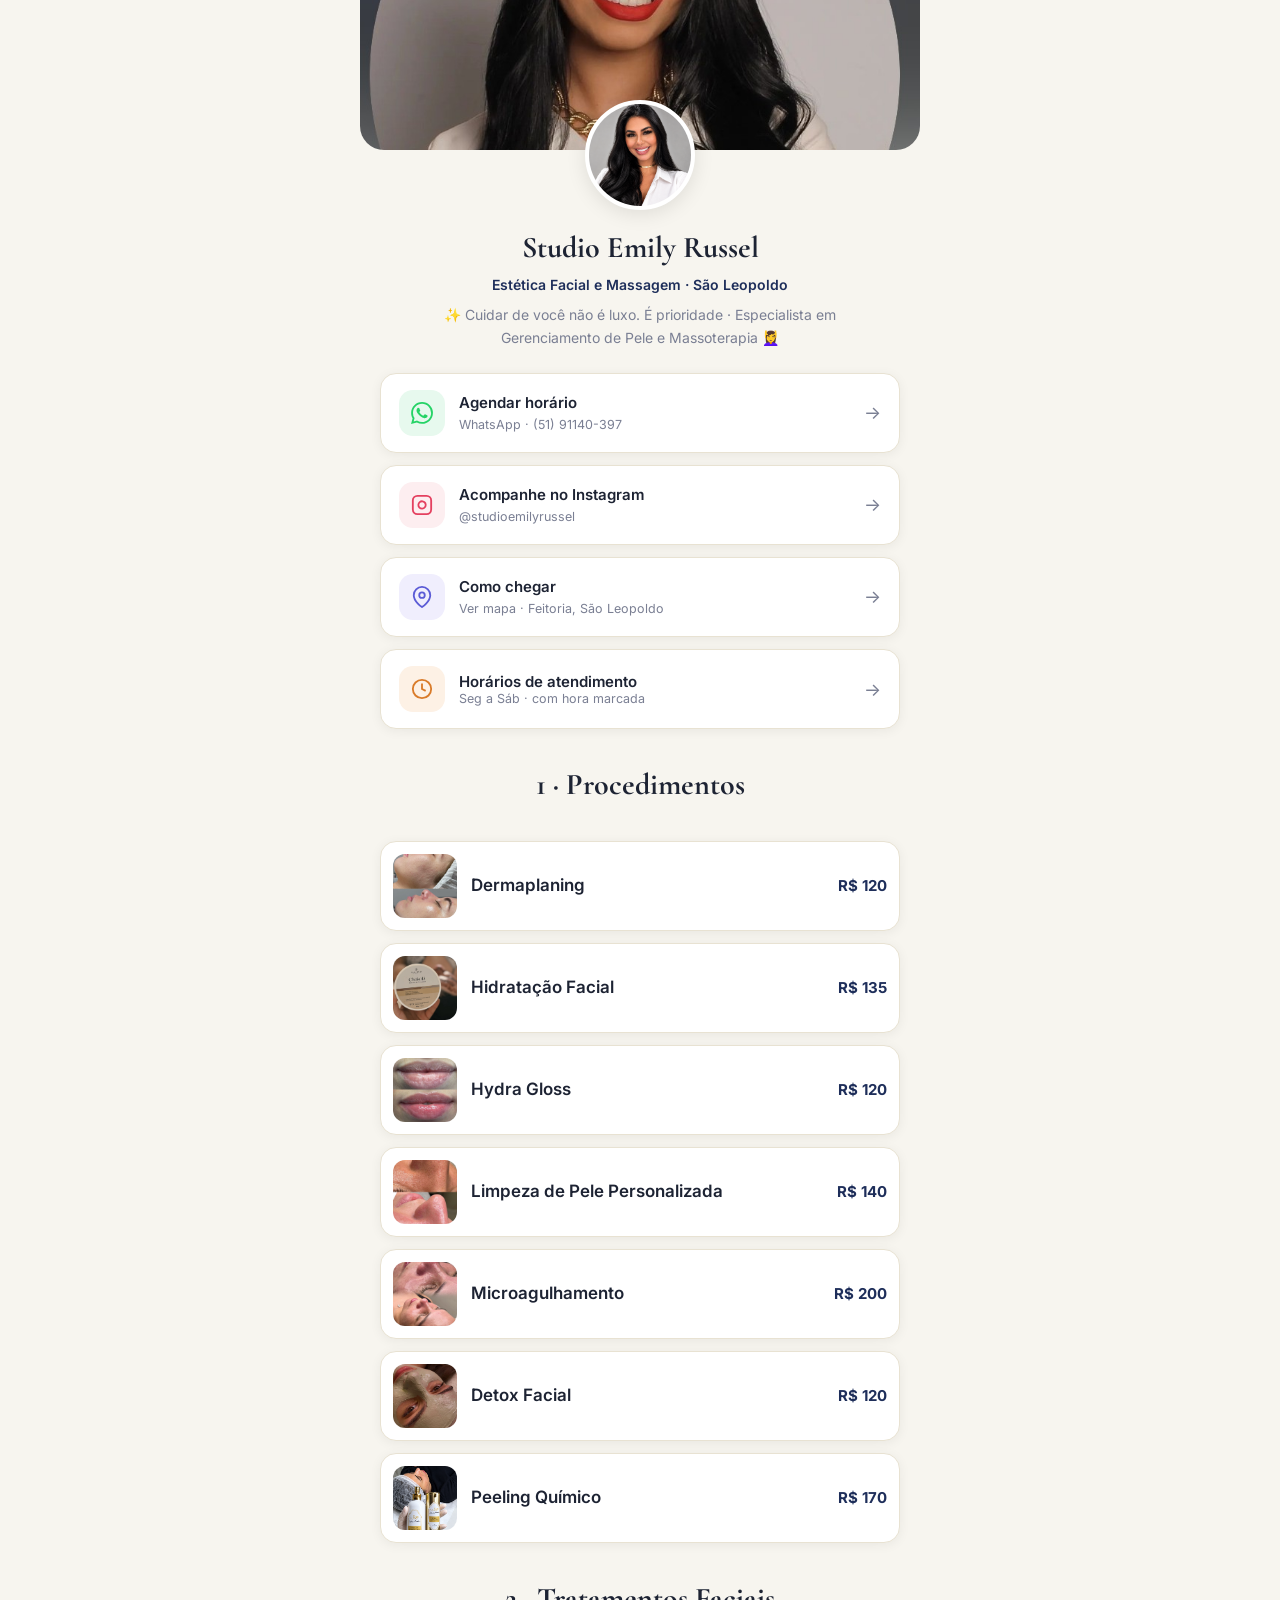
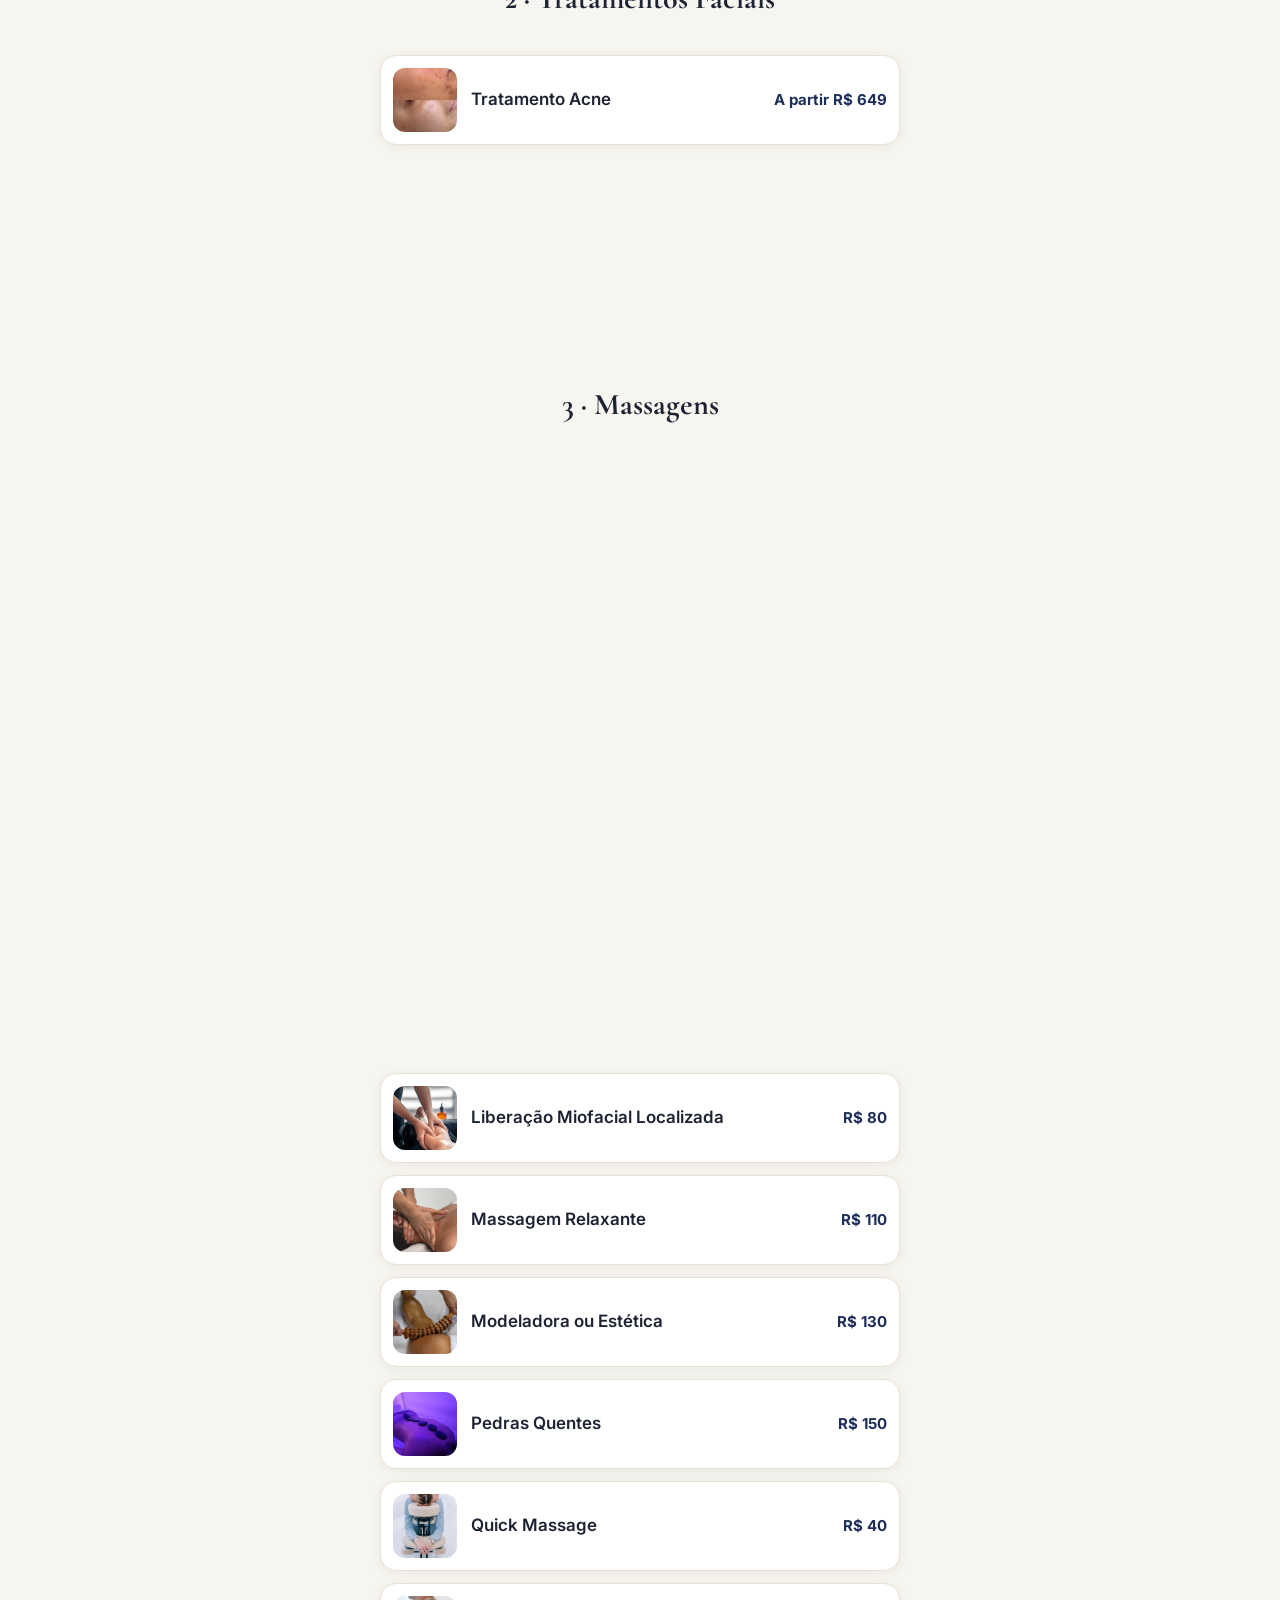
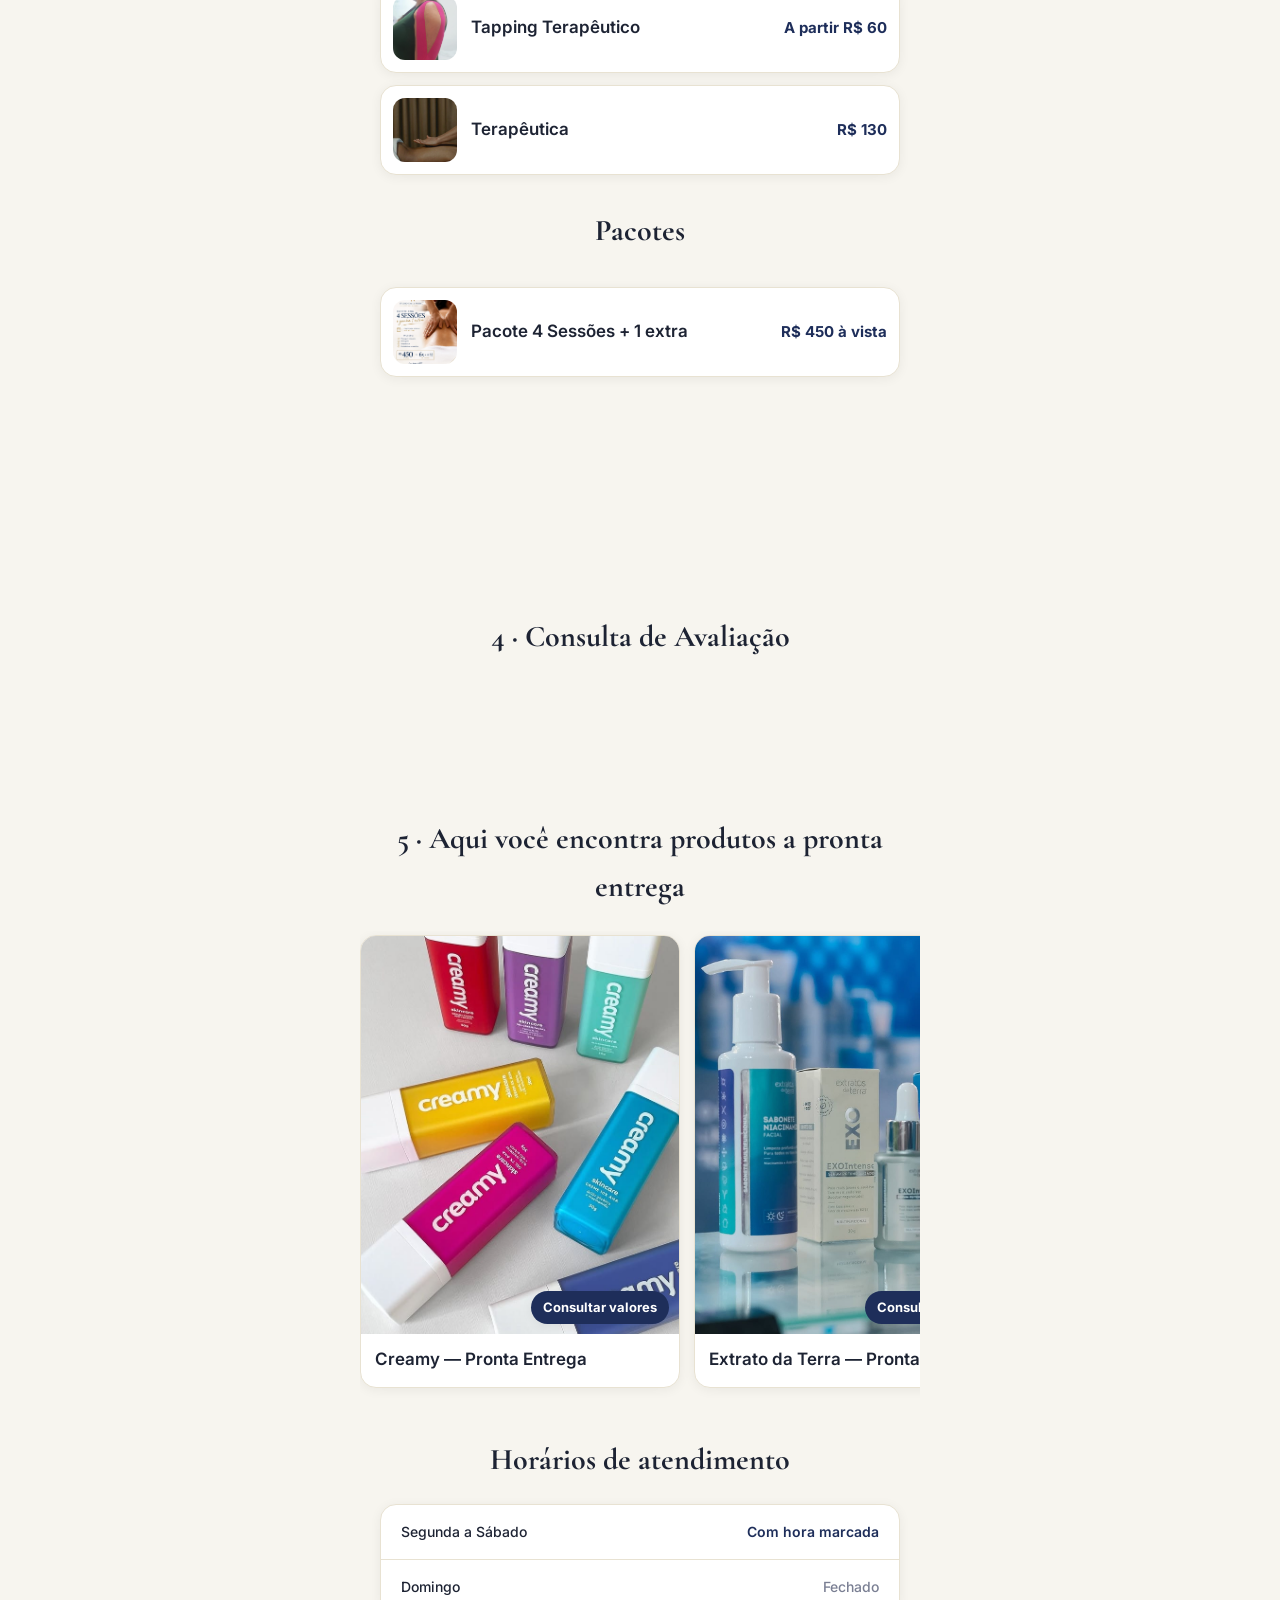
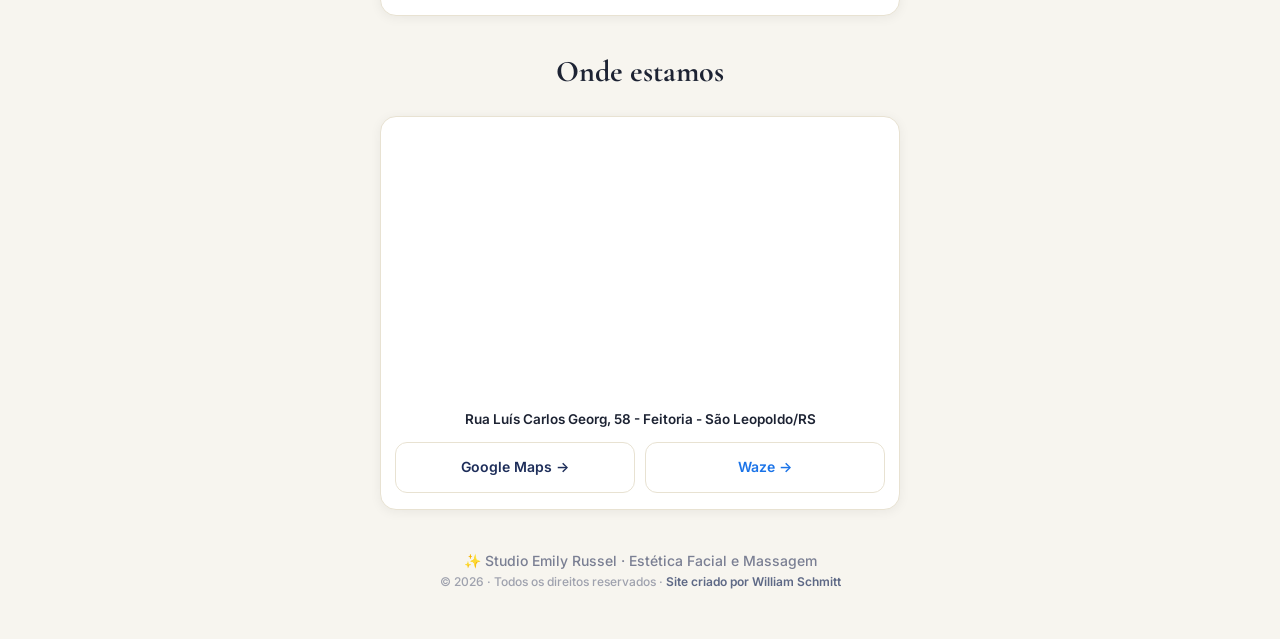
<file: index.html>
<!DOCTYPE html>
<html lang="pt-BR">
<head>
    <meta charset="UTF-8">
    <meta name="viewport" content="width=device-width, initial-scale=1.0">
    <meta name="theme-color" content="#1e2e5a">
    <title>Studio Emily Russel | Estética Facial e Massagem</title>
    <meta name="description" content="Studio Emily Russel - Estética Facial e Massoterapia em São Leopoldo. Agende pelo WhatsApp, veja procedimentos, tratamentos, massagens, consultoria e revenda.">
    <link rel="preconnect" href="https://fonts.googleapis.com">
    <link rel="preconnect" href="https://fonts.gstatic.com" crossorigin>
    <link href="https://fonts.googleapis.com/css2?family=Cormorant+Garamond:wght@600;700&family=Inter:wght@400;500;600;700&display=swap" rel="stylesheet">
    <link rel="stylesheet" href="styles.css">
</head>
<body>
    <main class="bio">
        <header class="profile">
            <div class="profile-cover">
                <video src="images/drive/video-inicio.mp4" autoplay muted loop playsinline preload="metadata" poster="images/logo.jpg"></video>
            </div>
            <div class="profile-body">
                <div class="avatar"><img src="images/drive/foto-perfil.png" alt="Studio Emily Russel"></div>
                <h1 class="profile-name">Studio Emily Russel</h1>
                <p class="profile-tagline">Estética Facial e Massagem · São Leopoldo</p>
                <p class="profile-desc">✨ Cuidar de você não é luxo. É prioridade · Especialista em Gerenciamento de Pele e Massoterapia 💆‍♀️</p>
            </div>
        </header>

        <section class="actions">
            <a href="https://api.whatsapp.com/send?phone=555191140397&text=Ol%C3%A1%20Emily!%20Quero%20agendar%20um%20hor%C3%A1rio%20%E2%9C%A8" class="action-btn btn-whatsapp" target="_blank" rel="noopener">
                <span class="action-icon"><svg width="22" height="22" viewBox="0 0 24 24" fill="currentColor"><path d="M17.472 14.382c-.297-.149-1.758-.867-2.03-.967-.273-.099-.471-.148-.67.15-.197.297-.767.966-.94 1.164-.173.199-.347.223-.644.075-.297-.15-1.255-.463-2.39-1.475-.883-.788-1.48-1.761-1.653-2.059-.173-.297-.018-.458.13-.606.134-.133.298-.347.446-.52.149-.174.198-.298.298-.497.099-.198.05-.371-.025-.52-.075-.149-.669-1.612-.916-2.207-.242-.579-.487-.5-.669-.51-.173-.008-.371-.01-.57-.01-.198 0-.52.074-.792.372-.272.297-1.04 1.016-1.04 2.479 0 1.462 1.065 2.875 1.213 3.074.149.198 2.096 3.2 5.077 4.487.709.306 1.262.489 1.694.625.712.227 1.36.195 1.871.118.571-.085 1.758-.719 2.006-1.413.248-.694.248-1.289.173-1.413-.074-.124-.272-.198-.57-.347m-5.421 7.403h-.004a9.87 9.87 0 01-5.031-1.378l-.361-.214-3.741.982.998-3.648-.235-.374a9.86 9.86 0 01-1.51-5.26c.001-5.45 4.436-9.884 9.888-9.884 2.64 0 5.122 1.03 6.988 2.898a9.825 9.825 0 012.893 6.994c-.003 5.45-4.437 9.884-9.885 9.884m8.413-18.297A11.815 11.815 0 0012.05 0C5.495 0 .16 5.335.157 11.892c0 2.096.547 4.142 1.588 5.945L.057 24l6.305-1.654a11.882 11.882 0 005.683 1.448h.005c6.554 0 11.89-5.335 11.893-11.893a11.821 11.821 0 00-3.48-8.413z"/></svg></span>
                <span class="action-label"><strong>Agendar horário</strong><small>WhatsApp · (51) 91140-397</small></span><span class="action-arrow">→</span>
            </a>
            <a href="https://www.instagram.com/studioemilyrussel" class="action-btn btn-instagram" target="_blank" rel="noopener">
                <span class="action-icon"><svg width="22" height="22" viewBox="0 0 24 24" fill="none" stroke="currentColor" stroke-width="2"><rect x="2" y="2" width="20" height="20" rx="5" ry="5"/><path d="M16 11.37A4 4 0 1112.63 8 4 4 0 0116 11.37z"/><line x1="17.5" y1="6.5" x2="17.51" y2="6.5"/></svg></span>
                <span class="action-label"><strong>Acompanhe no Instagram</strong><small>@studioemilyrussel</small></span><span class="action-arrow">→</span>
            </a>
            <a href="#localizacao" class="action-btn" id="locBtn">
                <span class="action-icon"><svg width="22" height="22" viewBox="0 0 24 24" fill="none" stroke="currentColor" stroke-width="2"><path d="M21 10c0 7-9 13-9 13s-9-6-9-13a9 9 0 0118 0z"/><circle cx="12" cy="10" r="3"/></svg></span>
                <span class="action-label"><strong>Como chegar</strong><small>Ver mapa · Feitoria, São Leopoldo</small></span><span class="action-arrow">→</span>
            </a>
            <button class="action-btn" id="hoursBtn">
                <span class="action-icon"><svg width="22" height="22" viewBox="0 0 24 24" fill="none" stroke="currentColor" stroke-width="2"><circle cx="12" cy="12" r="10"/><polyline points="12 6 12 12 16 14"/></svg></span>
                <span class="action-label"><strong>Horários de atendimento</strong><small>Seg a Sáb · com hora marcada</small></span><span class="action-arrow">→</span>
            </button>
        </section>

        <!-- 1 PROCEDIMENTOS -->
        <section class="section catalog">
            <div class="section-title"><h2>1 · Procedimentos</h2><p>Toque para agendar no WhatsApp</p></div>
            <div class="catalog-item" onclick="window.open('https://api.whatsapp.com/send?phone=555191140397&text=Ol%C3%A1!%20Quero%20agendar%20*Dermaplaning*.', '_blank')"><div class="catalog-thumb"><img src="images/drive/dermaplaning-120.jpg" alt="Dermaplaning" loading="lazy"></div><div class="catalog-info"><h3>Dermaplaning</h3><p>Pele lisa e luminosa</p></div><div class="catalog-price">R$ 120</div></div>
            <div class="catalog-item" onclick="window.open('https://api.whatsapp.com/send?phone=555191140397&text=Ol%C3%A1!%20Quero%20agendar%20*Hidrata%C3%A7%C3%A3o%20Facial*.', '_blank')"><div class="catalog-thumb"><img src="images/drive/hidratacao-135.jpg" alt="Hidratação Facial" loading="lazy"></div><div class="catalog-info"><h3>Hidratação Facial</h3><p>Nutrição profunda</p></div><div class="catalog-price">R$ 135</div></div>
            <div class="catalog-item" onclick="window.open('https://api.whatsapp.com/send?phone=555191140397&text=Ol%C3%A1!%20Quero%20agendar%20*Hydra%20Gloss*.', '_blank')"><div class="catalog-thumb"><img src="images/drive/hydra-gloss-b.jpg" alt="Hydra Gloss" loading="lazy"></div><div class="catalog-info"><h3>Hydra Gloss</h3><p>Lábios hidratados</p></div><div class="catalog-price">R$ 120</div></div>
            <div class="catalog-item" onclick="window.open('https://api.whatsapp.com/send?phone=555191140397&text=Ol%C3%A1!%20Quero%20agendar%20*Limpeza%20de%20Pele*.', '_blank')"><div class="catalog-thumb"><img src="images/drive/limpeza-b.jpg" alt="Limpeza de Pele" loading="lazy"></div><div class="catalog-info"><h3>Limpeza de Pele Personalizada</h3><p>Antes e depois real</p></div><div class="catalog-price">R$ 140</div></div>
            <div class="catalog-item" onclick="window.open('https://api.whatsapp.com/send?phone=555191140397&text=Ol%C3%A1!%20Quero%20agendar%20*Microagulhamento*.', '_blank')"><div class="catalog-thumb"><img src="images/drive/micro-d.jpg" alt="Microagulhamento" loading="lazy"></div><div class="catalog-info"><h3>Microagulhamento</h3><p>Renovação e viço</p></div><div class="catalog-price">R$ 200</div></div>
            <div class="catalog-item" onclick="window.open('https://api.whatsapp.com/send?phone=555191140397&text=Ol%C3%A1!%20Quero%20agendar%20*Detox%20Facial*.', '_blank')"><div class="catalog-thumb"><img src="images/drive/detox-facial-120.jpg" alt="Detox Facial" loading="lazy"></div><div class="catalog-info"><h3>Detox Facial</h3><p>Limpeza e equilíbrio</p></div><div class="catalog-price">R$ 120</div></div>
            <div class="catalog-item" onclick="window.open('https://api.whatsapp.com/send?phone=555191140397&text=Ol%C3%A1!%20Quero%20agendar%20*Peeling%20Qu%C3%ADmico*.', '_blank')"><div class="catalog-thumb"><img src="images/drive/peeling-170.png" alt="Peeling Químico" loading="lazy"></div><div class="catalog-info"><h3>Peeling Químico</h3><p>Renovação profissional</p></div><div class="catalog-price">R$ 170</div></div>
        </section>

        <!-- 2 TRATAMENTOS FACIAIS -->
        <section class="section catalog">
            <div class="section-title"><h2>2 · Tratamentos Faciais</h2><p>Acompanhamento personalizado · chame no WhatsApp</p></div>
            <div class="catalog-item" onclick="window.open('https://api.whatsapp.com/send?phone=555191140397&text=Ol%C3%A1!%20Quero%20saber%20sobre%20*Tratamento%20Acne*.', '_blank')"><div class="catalog-thumb"><img src="images/drive/acne-2.jpg" alt="Tratamento Acne" loading="lazy"></div><div class="catalog-info"><h3>Tratamento Acne</h3><p>Controle de oleosidade e inflamação</p></div><div class="catalog-price">A partir R$ 649</div></div>
            <div class="catalog-item" onclick="window.open('https://api.whatsapp.com/send?phone=555191140397&text=Ol%C3%A1!%20Quero%20saber%20sobre%20*Tratamento%20Manchas*.', '_blank')"><div class="catalog-thumb"><img src="images/drive/manchas-2.jpg" alt="Tratamento Manchas" loading="lazy"></div><div class="catalog-info"><h3>Tratamento Manchas</h3><p>Clareamento e uniformidade</p></div><div class="catalog-price">A partir R$ 729</div></div>
            <div class="catalog-item" onclick="window.open('https://api.whatsapp.com/send?phone=555191140397&text=Ol%C3%A1!%20Quero%20saber%20sobre%20*Rejuvenescimento*.', '_blank')"><div class="catalog-thumb"><img src="images/drive/rejuvenescimento-699.jpg" alt="Rejuvenescimento" loading="lazy"></div><div class="catalog-info"><h3>Tratamento Rejuvenescimento</h3><p>Firmeza e viço</p></div><div class="catalog-price">A partir R$ 699</div></div>
        </section>

        <!-- 3 MASSAGENS -->
        <section class="section catalog">
            <div class="section-title"><h2>3 · Massagens</h2><p>Escolha a sua · toque para agendar</p></div>
            <div class="catalog-item" onclick="window.open('https://api.whatsapp.com/send?phone=555191140397&text=Ol%C3%A1!%20Quero%20*Desportiva*.', '_blank')"><div class="catalog-thumb"><img src="images/drive/massagem-desportiva-130.jpg" alt="Desportiva" loading="lazy"></div><div class="catalog-info"><h3>Desportiva</h3><p>Performance e recuperação</p></div><div class="catalog-price">R$ 130</div></div>
            <div class="catalog-item" onclick="window.open('https://api.whatsapp.com/send?phone=555191140397&text=Ol%C3%A1!%20Quero%20*Detox%20Corporal*.', '_blank')"><div class="catalog-thumb"><img src="images/drive/massagem-detox-corporal-180.jpg" alt="Detox Corporal" loading="lazy"></div><div class="catalog-info"><h3>Detox Corporal</h3><p>Esfoliação + argila + drenagem</p></div><div class="catalog-price">R$ 160</div></div>
            <div class="catalog-item" onclick="window.open('https://api.whatsapp.com/send?phone=555191140397&text=Ol%C3%A1!%20Quero%20*Drenagem*.', '_blank')"><div class="catalog-thumb"><img src="images/drive/massagem-drenagem-130.jpg" alt="Drenagem" loading="lazy"></div><div class="catalog-info"><h3>Drenagem Linfática</h3><p>Leveza e detox</p></div><div class="catalog-price">R$ 130</div></div>
            <div class="catalog-item" onclick="window.open('https://api.whatsapp.com/send?phone=555191140397&text=Ol%C3%A1!%20Quero%20*Geriatra*.', '_blank')"><div class="catalog-thumb"><img src="images/drive/massagem-geriatra-110.jpg" alt="Geriatra" loading="lazy"></div><div class="catalog-info"><h3>Geriatra</h3><p>Cuidado delicado</p></div><div class="catalog-price">R$ 110</div></div>
            <div class="catalog-item" onclick="window.open('https://api.whatsapp.com/send?phone=555191140397&text=Ol%C3%A1!%20Quero%20*Gestantes*.', '_blank')"><div class="catalog-thumb"><img src="images/drive/massagem-gestantes-110.jpg" alt="Gestantes" loading="lazy"></div><div class="catalog-info"><h3>Gestantes</h3><p>Conforto e bem-estar</p></div><div class="catalog-price">R$ 110</div></div>
            <div class="catalog-item" onclick="window.open('https://api.whatsapp.com/send?phone=555191140397&text=Ol%C3%A1!%20Quero%20*Libera%C3%A7%C3%A3o%20Miofascial*.', '_blank')"><div class="catalog-thumb"><img src="images/drive/liberacao-miofacial-150.jpg" alt="Liberação" loading="lazy"></div><div class="catalog-info"><h3>Liberação Miofascial</h3><p>Alívio e mobilidade</p></div><div class="catalog-price">R$ 150</div></div>
            <div class="catalog-item" onclick="window.open('https://api.whatsapp.com/send?phone=555191140397&text=Ol%C3%A1!%20Quero%20*Miofascial%20Localizada*.', '_blank')"><div class="catalog-thumb"><img src="images/drive/massagem-mio-localizada-80.jpg" alt="Localizada" loading="lazy"></div><div class="catalog-info"><h3>Liberação Miofacial Localizada</h3><p>Foco na tensão</p></div><div class="catalog-price">R$ 80</div></div>
            <div class="catalog-item" onclick="window.open('https://api.whatsapp.com/send?phone=555191140397&text=Ol%C3%A1!%20Quero%20*Relaxante*.', '_blank')"><div class="catalog-thumb"><img src="images/drive/massagem-relaxante-110.jpg" alt="Relaxante" loading="lazy"></div><div class="catalog-info"><h3>Massagem Relaxante</h3><p>Bem-estar total</p></div><div class="catalog-price">R$ 110</div></div>
            <div class="catalog-item" onclick="window.open('https://api.whatsapp.com/send?phone=555191140397&text=Ol%C3%A1!%20Quero%20*Modeladora*.', '_blank')"><div class="catalog-thumb"><img src="images/drive/massagem-modeladora-140.jpg" alt="Modeladora" loading="lazy"></div><div class="catalog-info"><h3>Modeladora ou Estética</h3><p>Contorno</p></div><div class="catalog-price">R$ 130</div></div>
            <div class="catalog-item" onclick="window.open('https://api.whatsapp.com/send?phone=555191140397&text=Ol%C3%A1!%20Quero%20*Pedras%20Quentes*.', '_blank')"><div class="catalog-thumb"><img src="images/drive/pedras-quentes-150.jpg" alt="Pedras" loading="lazy"></div><div class="catalog-info"><h3>Pedras Quentes</h3><p>Calor relaxante</p></div><div class="catalog-price">R$ 150</div></div>
            <div class="catalog-item" onclick="window.open('https://api.whatsapp.com/send?phone=555191140397&text=Ol%C3%A1!%20Quero%20*Quick%20Massage*.', '_blank')"><div class="catalog-thumb"><img src="images/drive/massagem-quick-40.jpg" alt="Quick" loading="lazy"></div><div class="catalog-info"><h3>Quick Massage</h3><p>Alívio rápido</p></div><div class="catalog-price">R$ 40</div></div>
            <div class="catalog-item" onclick="window.open('https://api.whatsapp.com/send?phone=555191140397&text=Ol%C3%A1!%20Quero%20*Tapping*.', '_blank')"><div class="catalog-thumb"><img src="images/drive/massagem-tapping-60.jpg" alt="Tapping" loading="lazy"></div><div class="catalog-info"><h3>Tapping Terapêutico</h3><p>Suporte muscular</p></div><div class="catalog-price">A partir R$ 60</div></div>
            <div class="catalog-item" onclick="window.open('https://api.whatsapp.com/send?phone=555191140397&text=Ol%C3%A1!%20Quero%20*Terap%C3%AAutica*.', '_blank')"><div class="catalog-thumb"><img src="images/drive/massagem-terapeutica-130.jpg" alt="Terapêutica" loading="lazy"></div><div class="catalog-info"><h3>Terapêutica</h3><p>Recuperação</p></div><div class="catalog-price">R$ 130</div></div>
        </section>

        <!-- PACOTES -->
        <section class="section catalog">
            <div class="section-title"><h2>Pacotes</h2><p>Toque para agendar no WhatsApp</p></div>
            <div class="catalog-item" onclick="window.open('https://api.whatsapp.com/send?phone=555191140397&text=Ol%C3%A1!%20Quero%20*Pacote%204%20Sess%C3%B5es*.', '_blank')"><div class="catalog-thumb"><img src="images/drive/pacote-04-sessoes.png" alt="Pacote 4 Sessões" loading="lazy"></div><div class="catalog-info"><h3>Pacote 4 Sessões + 1 extra</h3><p>Relaxante, drenagem, terapêutica, modeladora · 45 dias · ou 6x de R$ 82 no cartão</p></div><div class="catalog-price">R$ 450 à vista</div></div>
            <div class="catalog-item" onclick="window.open('https://api.whatsapp.com/send?phone=555191140397&text=Ol%C3%A1!%20Quero%20*Pacote%208%20Sess%C3%B5es*.', '_blank')"><div class="catalog-thumb"><img src="images/drive/pacote-08-sessoes.png" alt="Pacote 8 Sessões" loading="lazy"></div><div class="catalog-info"><h3>Pacote 8 Sessões + 1 extra</h3><p>Relaxante, drenagem, terapêutica, modeladora · 65 dias · ou 6x de R$ 145,50 no cartão</p></div><div class="catalog-price">R$ 800 à vista</div></div>
            <div class="catalog-item" onclick="window.open('https://api.whatsapp.com/send?phone=555191140397&text=Ol%C3%A1!%20Quero%20*Tratamento%20Termoredutor*.', '_blank')"><div class="catalog-thumb"><img src="images/drive/pacote-termoredutor.png" alt="Tratamento Termoredutor" loading="lazy"></div><div class="catalog-info"><h3>Tratamento Termoredutor</h3><p>10 sessões redução de medidas + hidratação de brinde · 45 dias · ou 6x de R$ 164 no cartão</p></div><div class="catalog-price">R$ 900 à vista</div></div>
        </section>

        <!-- 4 CONSULTORIA -->
        <section class="section catalog">
            <div class="section-title"><h2>4 · Consulta de Avaliação</h2><p>Para tratamentos faciais ou corporais</p></div>
            <div class="catalog-item" onclick="window.open('https://api.whatsapp.com/send?phone=555191140397&text=Ol%C3%A1!%20Quero%20*Consulta%20Avalia%C3%A7%C3%A3o*.', '_blank')"><div class="catalog-thumb"><img src="images/drive/consulta-avaliacao-120.png" alt="Consulta" loading="lazy"></div><div class="catalog-info"><h3>Consulta de Avaliação</h3><p>Para tratamentos faciais ou corporais</p></div><div class="catalog-price">R$ 120</div></div>
        </section>

        <!-- 5 REVENDA -->
        <section class="section" id="vitrine">
            <div class="section-title"><h2>5 · Aqui você encontra produtos a pronta entrega</h2><p>Creamy e Extrato da Terra para a sua rotina de Skincare</p></div>
            <div class="vitrine-track">
                <article class="vitrine-card" onclick="window.open('https://api.whatsapp.com/send?phone=555191140397&text=Ol%C3%A1!%20Quero%20*Creamy*.', '_blank')"><div class="vitrine-media"><img src="images/drive/creamy-pronta.jpg" alt="Creamy" loading="lazy"><span class="vitrine-price">Consultar valores</span></div><h3>Creamy — Pronta Entrega</h3><p>Chame no WhatsApp</p></article>
                <article class="vitrine-card" onclick="window.open('https://api.whatsapp.com/send?phone=555191140397&text=Ol%C3%A1!%20Quero%20*Extrato*.', '_blank')"><div class="vitrine-media"><img src="images/drive/extrato-pronta.jpg" alt="Extrato" loading="lazy"><span class="vitrine-price">Consultar valores</span></div><h3>Extrato da Terra — Pronta Entrega</h3><p>Chame no WhatsApp</p></article>
            </div>
        </section>

        <section class="section" id="horarios">
            <div class="section-title"><h2>Horários de atendimento</h2><p>Com hora marcada</p></div>
            <div class="hours-card">
                <div class="hours-row"><span class="hours-day">Segunda a Sábado</span><span class="hours-time">Com hora marcada</span></div>
                <div class="hours-row hours-row--closed"><span class="hours-day">Domingo</span><span class="hours-time">Fechado</span></div>
            </div>
        </section>

        <section class="section" id="localizacao">
            <div class="section-title"><h2>Onde estamos</h2><p>Rua Luís Carlos Georg, 58 - Feitoria · São Leopoldo - RS</p></div>
            <div class="map-card">
                <iframe src="https://www.google.com/maps?q=Rua+Lu%C3%ADs+Carlos+Georg+58+Feitoria+S%C3%A3o+Leopoldo+RS&output=embed" width="100%" height="280" style="border:0;" allowfullscreen="" loading="lazy" referrerpolicy="no-referrer-when-downgrade" title="Mapa - Studio Emily Russel"></iframe>
                <div class="map-address">Rua Luís Carlos Georg, 58 - Feitoria - São Leopoldo/RS</div>
                <div class="map-buttons">
                    <a href="https://maps.google.com/?q=Rua+Luis+Carlos+Georg+58+Feitoria+Sao+Leopoldo+RS" class="btn-map" target="_blank" rel="noopener">Google Maps →</a>
                    <a href="https://waze.com/ul?q=Rua+Luis+Carlos+Georg+58+Feitoria+Sao+Leopoldo+RS&navigate=yes" class="btn-map btn-waze" target="_blank" rel="noopener">Waze →</a>
                </div>
            </div>
        </section>

        <footer class="footer">
            <p>✨ Studio Emily Russel · Estética Facial e Massagem</p>
            <p class="footer-sub">&copy; 2026 · Todos os direitos reservados · <a class="credit" href="https://wa.me/5554984074067?text=Oi%2C%20vim%20pelo%20site%20do%20Studio%20Emily%20Russel%20e%20gostaria%20de%20mais%20informa%C3%A7%C3%B5es%20para%20a%20cria%C3%A7%C3%A3o%20do%20meu%20site%20pr%C3%B3prio." target="_blank" rel="noopener">Site criado por William Schmitt</a></p>
        </footer>
    </main>
    <div class="toast" id="toast">Copiado!</div>
    <script src="script.js"></script>
</body>
</html>
</file>
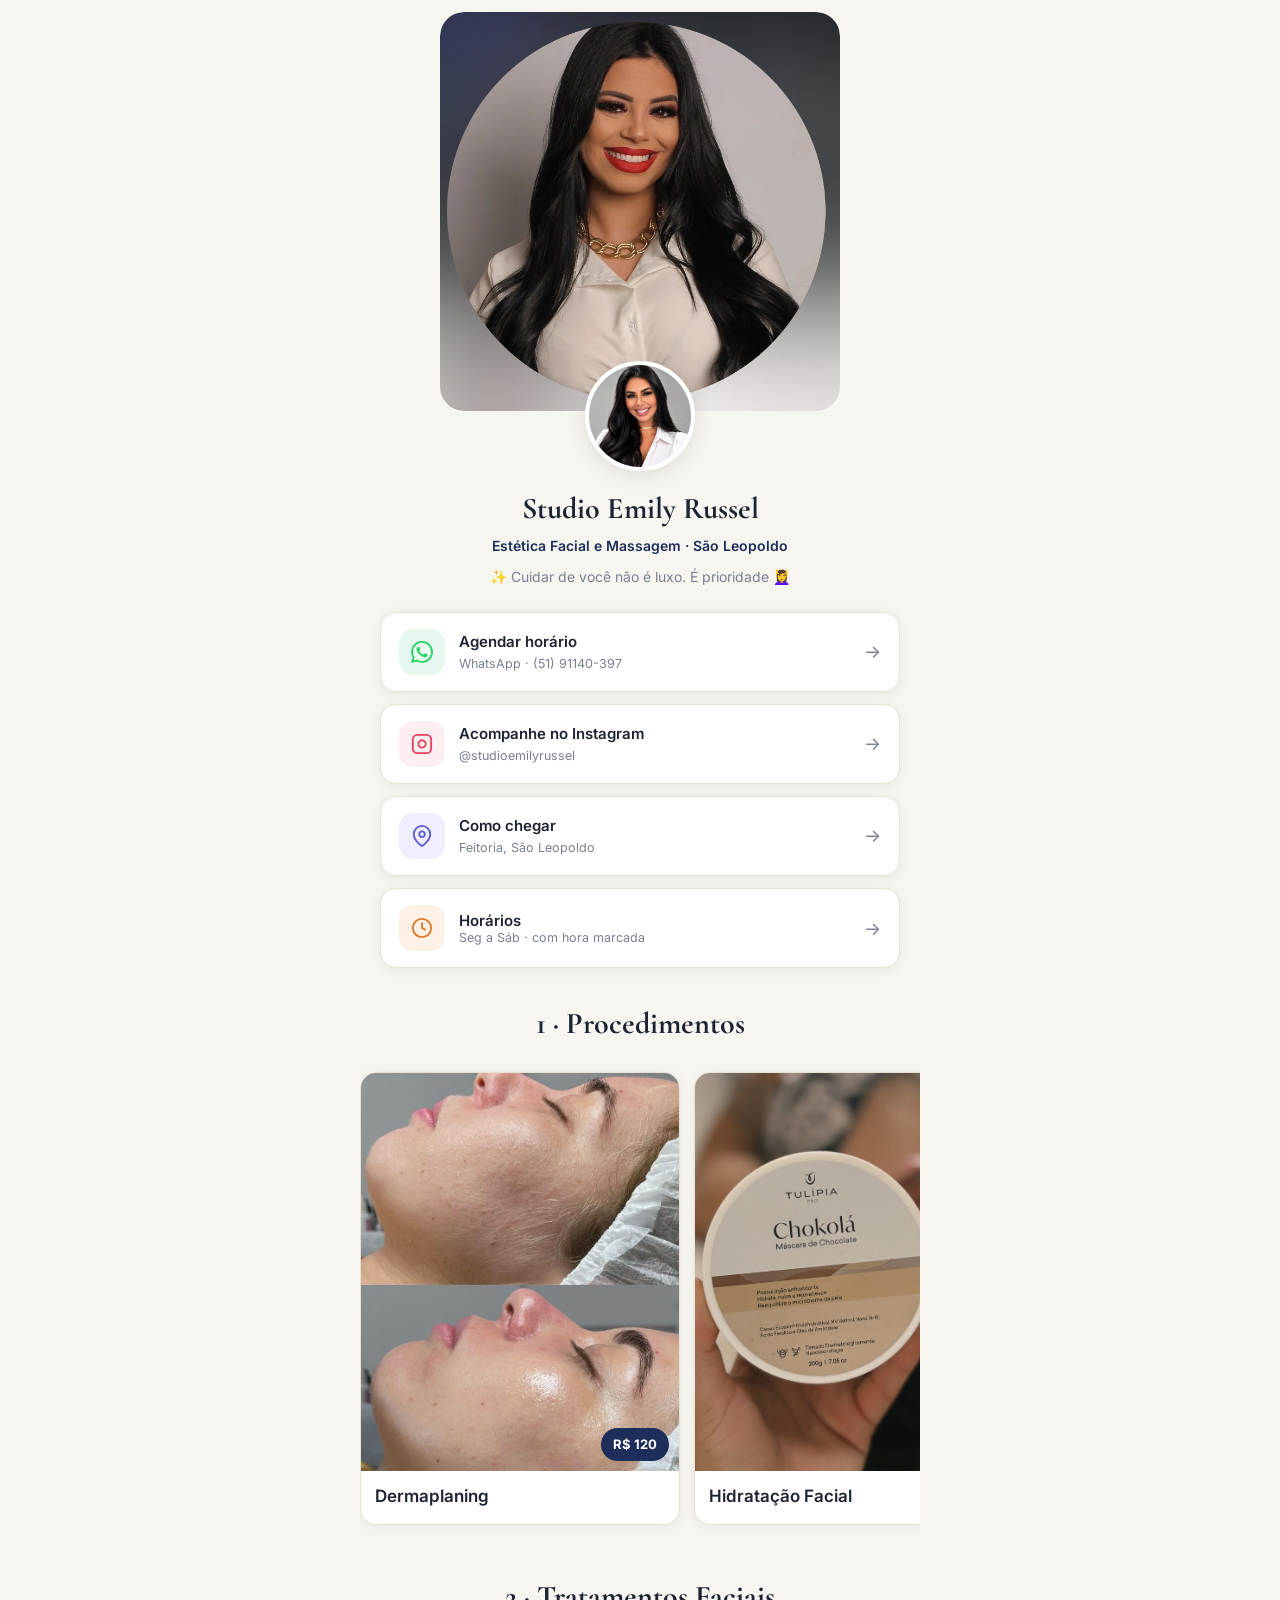
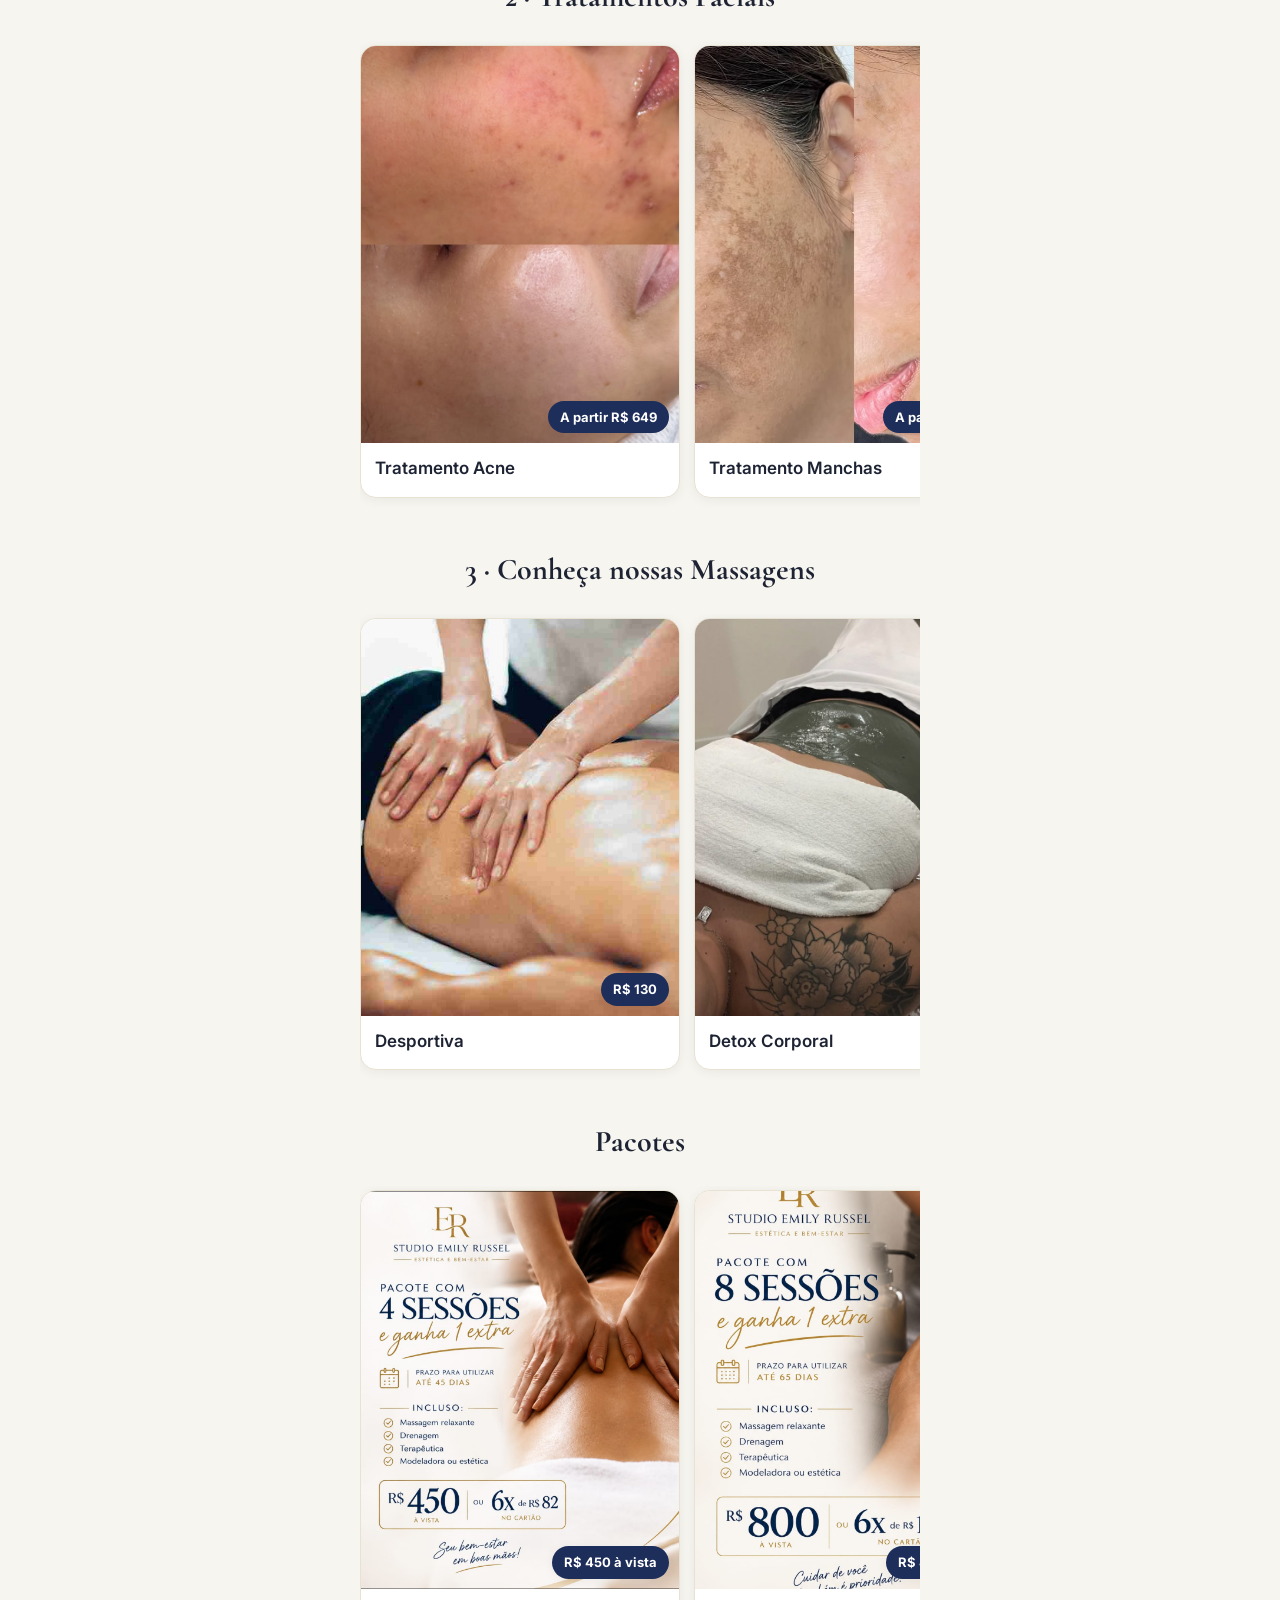
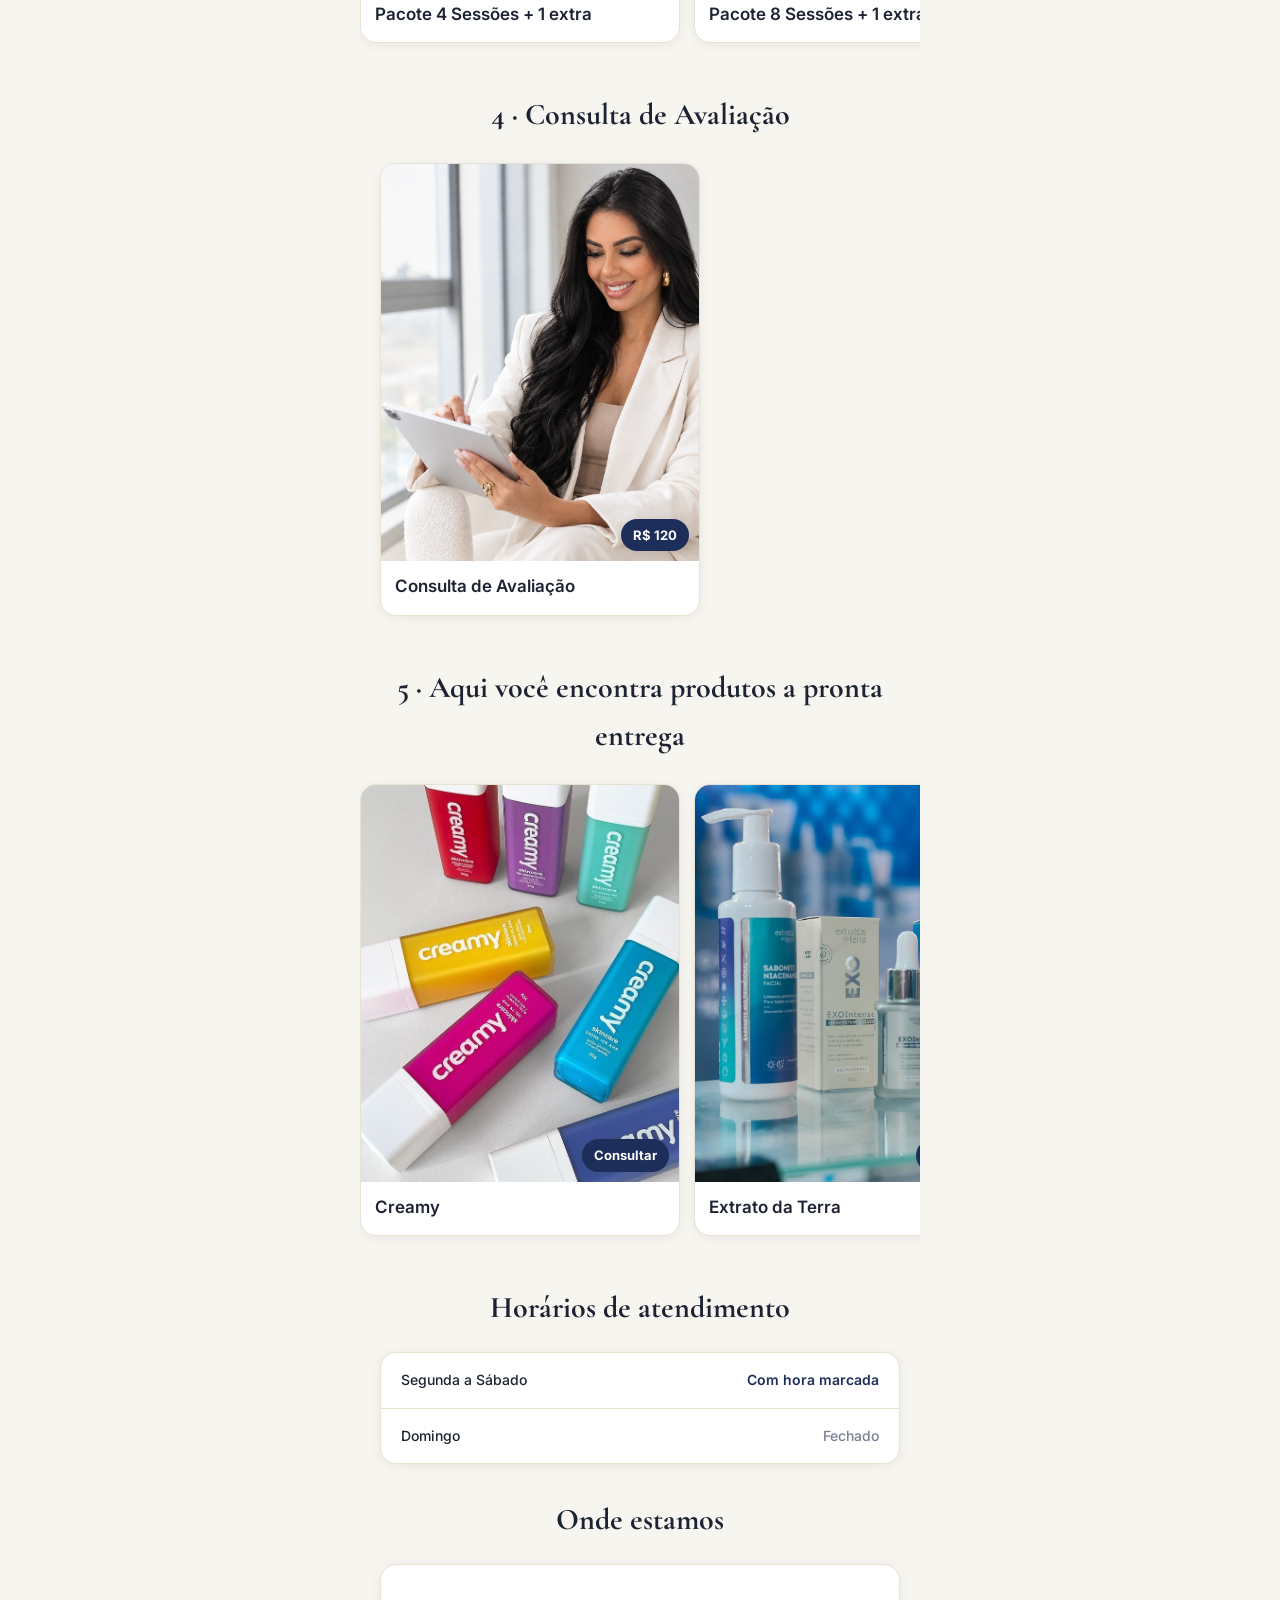
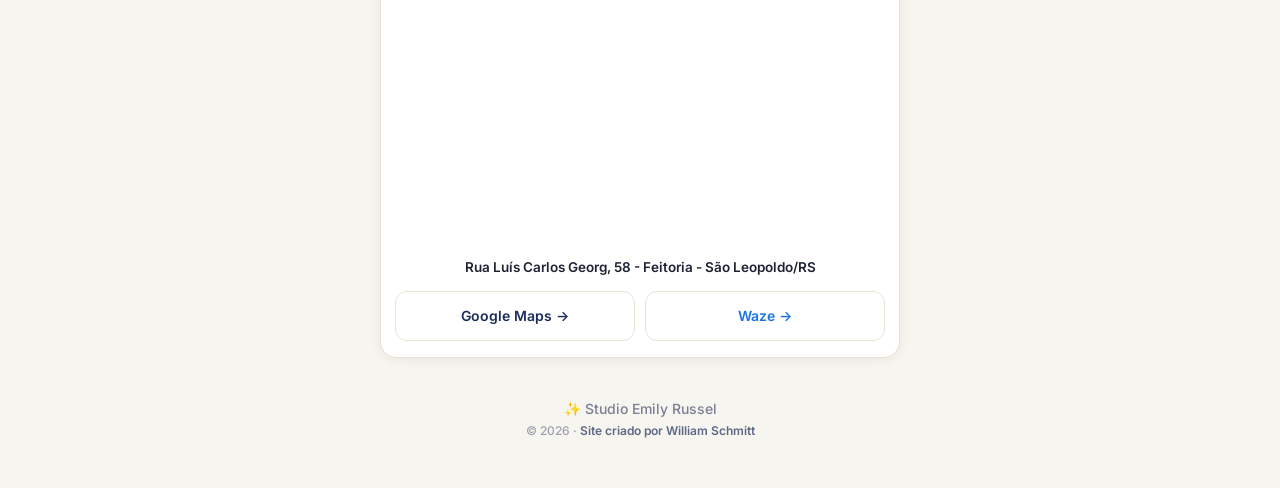
<file: carrossel/index.html>
﻿<!DOCTYPE html>
<html lang="pt-BR">
<head>
    <meta charset="UTF-8">
    <meta name="viewport" content="width=device-width, initial-scale=1.0">
    <meta name="theme-color" content="#1e2e5a">
    <title>Studio Emily Russel | Estética Facial e Massagem</title>
    <meta name="description" content="Studio Emily Russel - procedimentos, tratamentos, massagens, consultoria e revenda.">
    <link rel="preconnect" href="https://fonts.googleapis.com">
    <link rel="preconnect" href="https://fonts.gstatic.com" crossorigin>
    <link href="https://fonts.googleapis.com/css2?family=Cormorant+Garamond:wght@600;700&family=Inter:wght@400;500;600;700&display=swap" rel="stylesheet">
    <link rel="stylesheet" href="styles.css">
<style>
/* Só carrossel: vídeo completo sem bordas, menor que reels */
.profile-cover{height:auto;max-width:400px;margin:12px auto 0;border-radius:24px;background:transparent;overflow:hidden}
.profile-cover video{display:block;width:100%;height:auto;max-height:68vh;object-fit:contain;background:transparent;margin:0 auto;border-radius:24px}
/* Slider interno do card - sem bordas, tamanho único */
.inner-media{position:relative;aspect-ratio:4/5;background:var(--color-card);overflow:hidden}
.inner-slider{display:flex;height:100%;overflow-x:auto;scroll-snap-type:x mandatory;scrollbar-width:none;-webkit-overflow-scrolling:touch;background:var(--color-card)}
.inner-slider::-webkit-scrollbar{display:none}
.inner-slider img{flex:0 0 100%;width:100%;height:100%;object-fit:cover;scroll-snap-align:start;display:block}
.inner-nav{position:absolute;top:50%;transform:translateY(-50%);width:32px;height:32px;border:none;border-radius:50%;background:rgba(0,0,0,.55);color:#fff;font-size:18px;line-height:1;cursor:pointer;display:flex;align-items:center;justify-content:center}
.inner-prev{left:8px}
.inner-next{right:8px}
.inner-dots{position:absolute;bottom:8px;left:0;right:0;display:flex;gap:6px;justify-content:center}
.inner-dots span{width:7px;height:7px;border-radius:50%;background:rgba(255,255,255,.5)}
.inner-dots span.on{background:#fff}
</style>
</head>
<body>
<main class="bio">
<header class="profile"><div class="profile-cover"><video src="../images/drive/video-inicio.mp4" autoplay muted loop playsinline preload="metadata" poster="../images/logo.jpg"></video></div><div class="profile-body"><div class="avatar"><img src="../images/drive/foto-perfil.png" alt="Studio Emily Russel"></div><h1 class="profile-name">Studio Emily Russel</h1><p class="profile-tagline">Estética Facial e Massagem · São Leopoldo</p><p class="profile-desc">✨ Cuidar de você não é luxo. É prioridade 💆‍♀️</p></div></header>
<section class="actions">
<a href="https://api.whatsapp.com/send?phone=555191140397&text=Ol%C3%A1%20Emily!%20Quero%20agendar%20um%20hor%C3%A1rio%20%E2%9C%A8" class="action-btn btn-whatsapp" target="_blank" rel="noopener"><span class="action-icon"><svg width="22" height="22" viewBox="0 0 24 24" fill="currentColor"><path d="M17.472 14.382c-.297-.149-1.758-.867-2.03-.967-.273-.099-.471-.148-.67.15-.197.297-.767.966-.94 1.164-.173.199-.347.223-.644.075-.297-.15-1.255-.463-2.39-1.475-.883-.788-1.48-1.761-1.653-2.059-.173-.297-.018-.458.13-.606.134-.133.298-.347.446-.52.149-.174.198-.298.298-.497.099-.198.05-.371-.025-.52-.075-.149-.669-1.612-.916-2.207-.242-.579-.487-.5-.669-.51-.173-.008-.371-.01-.57-.01-.198 0-.52.074-.792.372-.272.297-1.04 1.016-1.04 2.479 0 1.462 1.065 2.875 1.213 3.074.149.198 2.096 3.2 5.077 4.487.709.306 1.262.489 1.694.625.712.227 1.36.195 1.871.118.571-.085 1.758-.719 2.006-1.413.248-.694.248-1.289.173-1.413-.074-.124-.272-.198-.57-.347m-5.421 7.403h-.004a9.87 9.87 0 01-5.031-1.378l-.361-.214-3.741.982.998-3.648-.235-.374a9.86 9.86 0 01-1.51-5.26c.001-5.45 4.436-9.884 9.888-9.884 2.64 0 5.122 1.03 6.988 2.898a9.825 9.825 0 012.893 6.994c-.003 5.45-4.437 9.884-9.885 9.884m8.413-18.297A11.815 11.815 0 0012.05 0C5.495 0 .16 5.335.157 11.892c0 2.096.547 4.142 1.588 5.945L.057 24l6.305-1.654a11.882 11.882 0 005.683 1.448h.005c6.554 0 11.89-5.335 11.893-11.893a11.821 11.821 0 00-3.48-8.413z"/></svg></span><span class="action-label"><strong>Agendar horário</strong><small>WhatsApp · (51) 91140-397</small></span><span class="action-arrow">→</span></a>
<a href="https://www.instagram.com/studioemilyrussel" class="action-btn btn-instagram" target="_blank" rel="noopener"><span class="action-icon"><svg width="22" height="22" viewBox="0 0 24 24" fill="none" stroke="currentColor" stroke-width="2"><rect x="2" y="2" width="20" height="20" rx="5" ry="5"/><path d="M16 11.37A4 4 0 1112.63 8 4 4 0 0116 11.37z"/><line x1="17.5" y1="6.5" x2="17.51" y2="6.5"/></svg></span><span class="action-label"><strong>Acompanhe no Instagram</strong><small>@studioemilyrussel</small></span><span class="action-arrow">→</span></a>
<a href="#localizacao" class="action-btn" id="locBtn"><span class="action-icon"><svg width="22" height="22" viewBox="0 0 24 24" fill="none" stroke="currentColor" stroke-width="2"><path d="M21 10c0 7-9 13-9 13s-9-6-9-13a9 9 0 0118 0z"/><circle cx="12" cy="10" r="3"/></svg></span><span class="action-label"><strong>Como chegar</strong><small>Feitoria, São Leopoldo</small></span><span class="action-arrow">→</span></a>
<button class="action-btn" id="hoursBtn"><span class="action-icon"><svg width="22" height="22" viewBox="0 0 24 24" fill="none" stroke="currentColor" stroke-width="2"><circle cx="12" cy="12" r="10"/><polyline points="12 6 12 12 16 14"/></svg></span><span class="action-label"><strong>Horários</strong><small>Seg a Sáb · com hora marcada</small></span><span class="action-arrow">→</span></button>
</section>

<section class="section"><div class="section-title"><h2>1 · Procedimentos</h2><p>Arraste → toque para agendar</p></div><div class="vitrine-track">
<article class="vitrine-card" onclick="window.open('https://api.whatsapp.com/send?phone=555191140397&text=Ol%C3%A1%2C%20vi%20o%20seu%20bio%20site%20e%20me%20interessei%20pelo%20procedimento%20de%20Dermaplaning.%20Poderia%20me%20explicar%20um%20pouco%20melhor%20como%20funciona%3F', '_blank')"><div class="vitrine-media"><img src="../images/drive/dermaplaning-120.jpg" loading="lazy" alt="Dermaplaning"><span class="vitrine-price">R$ 120</span></div><h3>Dermaplaning</h3><p>Pele lisa</p></article>
<article class="vitrine-card" onclick="window.open('https://api.whatsapp.com/send?phone=555191140397&text=Ol%C3%A1%2C%20vi%20o%20seu%20bio%20site%20e%20me%20interessei%20pelo%20procedimento%20de%20Hidrata%C3%A7%C3%A3o%20Facial.%20Poderia%20me%20explicar%20um%20pouco%20melhor%20como%20funciona%3F', '_blank')"><div class="vitrine-media"><img src="../images/drive/hidratacao-135.jpg" loading="lazy" alt="Hidratação"><span class="vitrine-price">R$ 135</span></div><h3>Hidratação Facial</h3><p>Nutrição</p></article>
<article class="vitrine-card" onclick="window.open('https://api.whatsapp.com/send?phone=555191140397&text=Ol%C3%A1%2C%20vi%20o%20seu%20bio%20site%20e%20me%20interessei%20pelo%20procedimento%20de%20Hydra%20Gloss.%20Poderia%20me%20explicar%20um%20pouco%20melhor%20como%20funciona%3F', '_blank')"><div class="vitrine-media"><img src="../images/drive/hydra-gloss-b.jpg" loading="lazy" alt="Hydra"><span class="vitrine-price">R$ 120</span></div><h3>Hydra Gloss</h3><p>Lábios</p></article>
<article class="vitrine-card" onclick="window.open('https://api.whatsapp.com/send?phone=555191140397&text=Ol%C3%A1%2C%20vi%20o%20seu%20bio%20site%20e%20me%20interessei%20pelo%20procedimento%20de%20Limpeza%20de%20Pele%20Personalizada.%20Poderia%20me%20explicar%20um%20pouco%20melhor%20como%20funciona%3F', '_blank')"><div class="vitrine-media"><img src="../images/drive/limpeza-b.jpg" loading="lazy" alt="Limpeza"><span class="vitrine-price">R$ 140</span></div><h3>Limpeza Personalizada</h3><p>Antes e depois</p></article>
<article class="vitrine-card" onclick="window.open('https://api.whatsapp.com/send?phone=555191140397&text=Ol%C3%A1%2C%20vi%20o%20seu%20bio%20site%20e%20me%20interessei%20pela%20t%C3%A9cnica%20de%20microagulhamento.%20Poderia%20me%20explicar%20um%20pouco%20melhor%20como%20funciona%3F', '_blank')"><div class="vitrine-media"><img src="../images/drive/micro-d.jpg" loading="lazy" alt="Micro"><span class="vitrine-price">R$ 200</span></div><h3>Microagulhamento</h3><p>Viço</p></article>
<article class="vitrine-card" onclick="window.open('https://api.whatsapp.com/send?phone=555191140397&text=Ol%C3%A1%2C%20vi%20o%20seu%20bio%20site%20e%20me%20interessei%20pelo%20procedimento%20de%20Detox%20Facial.%20Poderia%20me%20explicar%20um%20pouco%20melhor%20como%20funciona%3F', '_blank')"><div class="vitrine-media"><img src="../images/drive/detox-facial-120.jpg" loading="lazy" alt="Detox"><span class="vitrine-price">R$ 120</span></div><h3>Detox Facial</h3><p>Equilíbrio</p></article>
<article class="vitrine-card" onclick="window.open('https://api.whatsapp.com/send?phone=555191140397&text=Ol%C3%A1%2C%20vi%20o%20seu%20bio%20site%20e%20me%20interessei%20pelo%20procedimento%20de%20Peeling%20Qu%C3%ADmico.%20Poderia%20me%20explicar%20um%20pouco%20melhor%20como%20funciona%3F', '_blank')"><div class="vitrine-media"><img src="../images/drive/peeling-170.png" loading="lazy" alt="Peeling"><span class="vitrine-price">R$ 170</span></div><h3>Peeling Químico</h3><p>Renovação</p></article>
</div></section>

<section class="section"><div class="section-title"><h2>2 · Tratamentos Faciais</h2><p>Um card por tratamento · seta ao lado · rola sozinho a cada 3s</p></div><div class="vitrine-track">
<article class="vitrine-card" onclick="window.open('https://api.whatsapp.com/send?phone=555191140397&text=Ol%C3%A1%2C%20vi%20o%20seu%20bio%20site%20e%20me%20interessei%20pelo%20tratamento%20de%20acne.%20Poderia%20me%20explicar%20um%20pouco%20melhor%20como%20funciona%3F', '_blank')"><div class="vitrine-media"><img src="../images/drive/acne-2.jpg" loading="lazy" alt="Tratamento Acne"><span class="vitrine-price">A partir R$ 649</span></div><h3>Tratamento Acne</h3><p>Oleosidade e inflamação</p></article>
<article class="vitrine-card" onclick="window.open('https://api.whatsapp.com/send?phone=555191140397&text=Ol%C3%A1%2C%20vi%20o%20seu%20bio%20site%20e%20me%20interessei%20pelo%20tratamento%20de%20manchas.%20Poderia%20me%20explicar%20um%20pouco%20melhor%20como%20funciona%3F', '_blank')"><div class="vitrine-media"><img src="../images/drive/manchas-2.jpg" loading="lazy" alt="Tratamento Manchas"><span class="vitrine-price">A partir R$ 729</span></div><h3>Tratamento Manchas</h3><p>Clareamento e uniformidade</p></article>
<article class="vitrine-card" onclick="window.open('https://api.whatsapp.com/send?phone=555191140397&text=Ol%C3%A1%2C%20vi%20o%20seu%20bio%20site%20e%20me%20interessei%20pelo%20tratamento%20de%20rejuvenescimento.%20Poderia%20me%20explicar%20um%20pouco%20melhor%20como%20funciona%3F', '_blank')"><div class="vitrine-media"><img src="../images/drive/rejuvenescimento-699.jpg" loading="lazy" alt="Rejuve" style="width:100%;height:100%;object-fit:cover;display:block"><span class="vitrine-price">A partir R$ 699</span></div><h3>Rejuvenescimento</h3><p>Firmeza e viço</p></article>
</div></section>

<section class="section"><div class="section-title"><h2>3 · Conheça nossas Massagens</h2><p>13 opções · arraste →</p></div><div class="vitrine-track">
<article class="vitrine-card" onclick="window.open('https://api.whatsapp.com/send?phone=555191140397&text=Ol%C3%A1%2C%20vi%20o%20seu%20bio%20site%20e%20me%20interessei%20pela%20massagem%20desportiva.%20Poderia%20me%20explicar%20um%20pouco%20melhor%20como%20funciona%3F', '_blank')"><div class="vitrine-media"><img src="../images/drive/massagem-desportiva-130.jpg" loading="lazy" alt=""><span class="vitrine-price">R$ 130</span></div><h3>Desportiva</h3><p>Performance</p></article>
<article class="vitrine-card" onclick="window.open('https://api.whatsapp.com/send?phone=555191140397&text=Ol%C3%A1%2C%20vi%20o%20seu%20bio%20site%20e%20me%20interessei%20pela%20massagem%20detox%20corporal.%20Poderia%20me%20explicar%20um%20pouco%20melhor%20como%20funciona%3F', '_blank')"><div class="vitrine-media"><img src="../images/drive/massagem-detox-corporal-180.jpg" loading="lazy" alt=""><span class="vitrine-price">R$ 160</span></div><h3>Detox Corporal</h3><p>Argila + drenagem</p></article>
<article class="vitrine-card" onclick="window.open('https://api.whatsapp.com/send?phone=555191140397&text=Ol%C3%A1%2C%20vi%20o%20seu%20bio%20site%20e%20me%20interessei%20pela%20massagem%20de%20drenagem%20linf%C3%A1tica.%20Poderia%20me%20explicar%20um%20pouco%20melhor%20como%20funciona%3F', '_blank')"><div class="vitrine-media"><img src="../images/drive/massagem-drenagem-130.jpg" loading="lazy" alt=""><span class="vitrine-price">R$ 130</span></div><h3>Drenagem</h3><p>Leveza</p></article>
<article class="vitrine-card" onclick="window.open('https://api.whatsapp.com/send?phone=555191140397&text=Ol%C3%A1%2C%20vi%20o%20seu%20bio%20site%20e%20me%20interessei%20pela%20massagem%20geriatra.%20Poderia%20me%20explicar%20um%20pouco%20melhor%20como%20funciona%3F', '_blank')"><div class="vitrine-media"><img src="../images/drive/massagem-geriatra-110.jpg" loading="lazy" alt=""><span class="vitrine-price">R$ 110</span></div><h3>Geriatra</h3><p>Delicado</p></article>
<article class="vitrine-card" onclick="window.open('https://api.whatsapp.com/send?phone=555191140397&text=Ol%C3%A1%2C%20vi%20o%20seu%20bio%20site%20e%20me%20interessei%20pela%20massagem%20para%20gestantes.%20Poderia%20me%20explicar%20um%20pouco%20melhor%20como%20funciona%3F', '_blank')"><div class="vitrine-media"><img src="../images/drive/massagem-gestantes-110.jpg" loading="lazy" alt=""><span class="vitrine-price">R$ 110</span></div><h3>Gestantes</h3><p>Conforto</p></article>
<article class="vitrine-card" onclick="window.open('https://api.whatsapp.com/send?phone=555191140397&text=Ol%C3%A1%2C%20vi%20o%20seu%20bio%20site%20e%20me%20interessei%20pela%20massagem%20de%20libera%C3%A7%C3%A3o%20miofascial.%20Poderia%20me%20explicar%20um%20pouco%20melhor%20como%20funciona%3F', '_blank')"><div class="vitrine-media"><img src="../images/drive/liberacao-miofacial-150.jpg" loading="lazy" alt=""><span class="vitrine-price">R$ 150</span></div><h3>Liberação Miofascial</h3><p>Mobilidade</p></article>
<article class="vitrine-card" onclick="window.open('https://api.whatsapp.com/send?phone=555191140397&text=Ol%C3%A1%2C%20vi%20o%20seu%20bio%20site%20e%20me%20interessei%20pela%20massagem%20de%20libera%C3%A7%C3%A3o%20localizada.%20Poderia%20me%20explicar%20um%20pouco%20melhor%20como%20funciona%3F', '_blank')"><div class="vitrine-media"><img src="../images/drive/massagem-mio-localizada-80.jpg" loading="lazy" alt=""><span class="vitrine-price">R$ 80</span></div><h3>Liberação Miofacial Localizada</h3><p>Foco</p></article>
<article class="vitrine-card" onclick="window.open('https://api.whatsapp.com/send?phone=555191140397&text=Ol%C3%A1%2C%20vi%20o%20seu%20bio%20site%20e%20me%20interessei%20pela%20massagem%20relaxante.%20Poderia%20me%20explicar%20um%20pouco%20melhor%20como%20funciona%3F', '_blank')"><div class="vitrine-media"><img src="../images/drive/massagem-relaxante-110.jpg" loading="lazy" alt=""><span class="vitrine-price">R$ 110</span></div><h3>Relaxante</h3><p>Bem-estar</p></article>
<article class="vitrine-card" onclick="window.open('https://api.whatsapp.com/send?phone=555191140397&text=Ol%C3%A1%2C%20vi%20o%20seu%20bio%20site%20e%20me%20interessei%20pela%20massagem%20modeladora.%20Poderia%20me%20explicar%20um%20pouco%20melhor%20como%20funciona%3F', '_blank')"><div class="vitrine-media"><img src="../images/drive/massagem-modeladora-140.jpg" loading="lazy" alt=""><span class="vitrine-price">R$ 130</span></div><h3>Modeladora</h3><p>Contorno</p></article>
<article class="vitrine-card" onclick="window.open('https://api.whatsapp.com/send?phone=555191140397&text=Ol%C3%A1%2C%20vi%20o%20seu%20bio%20site%20e%20me%20interessei%20pela%20massagem%20de%20pedras%20quentes.%20Poderia%20me%20explicar%20um%20pouco%20melhor%20como%20funciona%3F', '_blank')"><div class="vitrine-media"><img src="../images/drive/pedras-quentes-150.jpg" loading="lazy" alt=""><span class="vitrine-price">R$ 150</span></div><h3>Pedras Quentes</h3><p>Calor</p></article>
<article class="vitrine-card" onclick="window.open('https://api.whatsapp.com/send?phone=555191140397&text=Ol%C3%A1%2C%20vi%20o%20seu%20bio%20site%20e%20me%20interessei%20pela%20quick%20massage.%20Poderia%20me%20explicar%20um%20pouco%20melhor%20como%20funciona%3F', '_blank')"><div class="vitrine-media"><img src="../images/drive/massagem-quick-40.jpg" loading="lazy" alt=""><span class="vitrine-price">R$ 40</span></div><h3>Quick Massage</h3><p>Rápida</p></article>
<article class="vitrine-card" onclick="window.open('https://api.whatsapp.com/send?phone=555191140397&text=Ol%C3%A1%2C%20vi%20o%20seu%20bio%20site%20e%20me%20interessei%20pelo%20tapping%20terap%C3%AAutico.%20Poderia%20me%20explicar%20um%20pouco%20melhor%20como%20funciona%3F', '_blank')"><div class="vitrine-media"><img src="../images/drive/massagem-tapping-60.jpg" loading="lazy" alt=""><span class="vitrine-price">R$ 60</span></div><h3>Tapping</h3><p>Muscular</p></article>
<article class="vitrine-card" onclick="window.open('https://api.whatsapp.com/send?phone=555191140397&text=Ol%C3%A1%2C%20vi%20o%20seu%20bio%20site%20e%20me%20interessei%20pela%20massagem%20terap%C3%AAutica.%20Poderia%20me%20explicar%20um%20pouco%20melhor%20como%20funciona%3F', '_blank')"><div class="vitrine-media"><img src="../images/drive/massagem-terapeutica-130.jpg" loading="lazy" alt=""><span class="vitrine-price">R$ 130</span></div><h3>Terapêutica</h3><p>Recuperação</p></article>
</div></section>

<section class="section"><div class="section-title"><h2>Pacotes</h2><p>Arraste → toque para agendar</p></div><div class="vitrine-track">
<article class="vitrine-card" onclick="window.open('https://api.whatsapp.com/send?phone=555191140397&text=Ol%C3%A1%2C%20vi%20o%20seu%20bio%20site%20e%20me%20interessei%20pelo%20pacote%20de%204%20sess%C3%B5es%20de%20massagens.%20Poderia%20me%20explicar%20um%20pouco%20melhor%20como%20funciona%3F', '_blank')"><div class="vitrine-media"><img src="../images/drive/pacote-04-sessoes.png" loading="lazy" alt="Pacote 4 Sessões"><span class="vitrine-price">R$ 450 à vista</span></div><h3>Pacote 4 Sessões + 1 extra</h3><p>Ou 6x R$ 82 no cartão · 45 dias</p></article>
<article class="vitrine-card" onclick="window.open('https://api.whatsapp.com/send?phone=555191140397&text=Ol%C3%A1%2C%20vi%20o%20seu%20bio%20site%20e%20me%20interessei%20pelo%20pacote%20de%208%20sess%C3%B5es%20de%20massagens.%20Poderia%20me%20explicar%20um%20pouco%20melhor%20como%20funciona%3F', '_blank')"><div class="vitrine-media"><img src="../images/drive/pacote-08-sessoes.png" loading="lazy" alt="Pacote 8 Sessões"><span class="vitrine-price">R$ 800 à vista</span></div><h3>Pacote 8 Sessões + 1 extra</h3><p>Ou 6x R$ 145,50 no cartão · 65 dias</p></article>
<article class="vitrine-card" onclick="window.open('https://api.whatsapp.com/send?phone=555191140397&text=Ol%C3%A1%2C%20vi%20o%20seu%20bio%20site%20e%20me%20interessei%20pelo%20tratamento%20termoredutor%20para%20redu%C3%A7%C3%A3o%20de%20medidas.%20Poderia%20me%20explicar%20um%20pouco%20melhor%20como%20funciona%3F', '_blank')"><div class="vitrine-media"><img src="../images/drive/pacote-termoredutor.png" loading="lazy" alt="Tratamento Termoredutor"><span class="vitrine-price">R$ 900 à vista</span></div><h3>Tratamento Termoredutor</h3><p>10 sessões · ou 6x R$ 164 · brinde hidratação</p></article>
</div></section>

<section class="section"><div class="section-title"><h2>4 · Consulta de Avaliação</h2><p>Para tratamentos faciais ou corporais</p></div><div class="vitrine-track"><article class="vitrine-card" onclick="window.open('https://api.whatsapp.com/send?phone=555191140397&text=Ol%C3%A1%2C%20vi%20o%20seu%20bio%20site%20e%20me%20interessei%20pela%20consulta%20de%20avalia%C3%A7%C3%A3o.%20Poderia%20me%20explicar%20um%20pouco%20melhor%20como%20funciona%3F', '_blank')"><div class="vitrine-media"><img src="../images/drive/consulta-avaliacao-120.png" loading="lazy" alt="Consulta"><span class="vitrine-price">R$ 120</span></div><h3>Consulta de Avaliação</h3><p>Para tratamentos faciais ou corporais</p></article></div></section>

<section class="section" id="vitrine"><div class="section-title"><h2>5 · Aqui você encontra produtos a pronta entrega</h2><p>Creamy e Extrato da Terra para a sua rotina de Skincare</p></div><div class="vitrine-track">
<article class="vitrine-card" onclick="window.open('https://api.whatsapp.com/send?phone=555191140397&text=Ol%C3%A1%2C%20vi%20o%20seu%20bio%20site%20e%20me%20interessei%20pelo%20produto%20Creamy.%20Poderia%20me%20explicar%20um%20pouco%20melhor%20como%20funciona%3F', '_blank')"><div class="vitrine-media"><img src="../images/drive/creamy-pronta.jpg" loading="lazy" alt=""><span class="vitrine-price">Consultar</span></div><h3>Creamy</h3><p>Pronta entrega</p></article>
<article class="vitrine-card" onclick="window.open('https://api.whatsapp.com/send?phone=555191140397&text=Ol%C3%A1%2C%20vi%20o%20seu%20bio%20site%20e%20me%20interessei%20pelo%20produto%20Extrato%20da%20Terra.%20Poderia%20me%20explicar%20um%20pouco%20melhor%20como%20funciona%3F', '_blank')"><div class="vitrine-media"><img src="../images/drive/extrato-pronta.jpg" loading="lazy" alt=""><span class="vitrine-price">Consultar</span></div><h3>Extrato da Terra</h3><p>Pronta entrega</p></article>
</div></section>

<section class="section" id="horarios"><div class="section-title"><h2>Horários de atendimento</h2><p>Com hora marcada</p></div><div class="hours-card"><div class="hours-row"><span class="hours-day">Segunda a Sábado</span><span class="hours-time">Com hora marcada</span></div><div class="hours-row hours-row--closed"><span class="hours-day">Domingo</span><span class="hours-time">Fechado</span></div></div></section>
<section class="section" id="localizacao"><div class="section-title"><h2>Onde estamos</h2><p>Rua Luís Carlos Georg, 58 - Feitoria · São Leopoldo - RS</p></div><div class="map-card"><iframe src="https://www.google.com/maps?q=Rua+Lu%C3%ADs+Carlos+Georg+58+Feitoria+S%C3%A3o+Leopoldo+RS&output=embed" width="100%" height="280" style="border:0;" loading="lazy" title="Mapa"></iframe><div class="map-address">Rua Luís Carlos Georg, 58 - Feitoria - São Leopoldo/RS</div><div class="map-buttons"><a href="https://maps.google.com/?q=Rua+Luis+Carlos+Georg+58+Feitoria+Sao+Leopoldo+RS" class="btn-map" target="_blank" rel="noopener">Google Maps →</a><a href="https://waze.com/ul?q=Rua+Luis+Carlos+Georg+58+Feitoria+Sao+Leopoldo+RS&navigate=yes" class="btn-map btn-waze" target="_blank" rel="noopener">Waze →</a></div></div></section>
<footer class="footer"><p>✨ Studio Emily Russel</p><p class="footer-sub">&copy; 2026 · <a class="credit" href="https://wa.me/5554984074067" target="_blank" rel="noopener">Site criado por William Schmitt</a></p></footer>
</main>
<div class="toast" id="toast">Copiado!</div>
<script src="script.js"></script>
</body>
</html>
</file>
<file: styles.css>
/* ========================================
   STUDIO EMILY RUSSEL - Bio Site estilo Beacons
   Base: salao-beleza-bio | Identidade azul-marinho + dourado
   ======================================== */
:root {
    --color-primary: #1e2e5a;
    --color-primary-dark: #141f3f;
    --color-accent: #c2a15a;
    --color-bg: #f7f5ef;
    --color-card: #ffffff;
    --color-text: #1d2333;
    --color-text-light: #7a7f93;
    --color-border: #e8e2d2;
    --font-heading: 'Cormorant Garamond', Georgia, serif;
    --font-body: 'Inter', -apple-system, sans-serif;
    --shadow: 0 2px 12px rgba(0,0,0,0.06);
    --shadow-hover: 0 4px 20px rgba(0,0,0,0.1);
    --radius: 16px;
    --transition: 0.25s cubic-bezier(0.4, 0, 0.2, 1);
}

*, *::before, *::after {
    margin: 0;
    padding: 0;
    box-sizing: border-box;
}

html {
    -webkit-font-smoothing: antialiased;
    scroll-behavior: smooth;
}

body {
    font-family: var(--font-body);
    color: var(--color-text);
    background: var(--color-bg);
    line-height: 1.6;
}

img {
    max-width: 100%;
    display: block;
}

a {
    text-decoration: none;
    color: inherit;
    -webkit-tap-highlight-color: transparent;
}

.bio {
    max-width: 560px;
    margin: 0 auto;
    padding: 0 20px 48px;
}

/* PROFILE HEADER */
.profile {
    text-align: center;
    position: relative;
    padding-bottom: 24px;
}

.profile-cover {
    width: 100%;
    height: 150px;
    border-radius: 0 0 24px 24px;
    overflow: hidden;
    margin: 0 -20px;
    width: calc(100% + 40px);
}

.profile-cover img,
.profile-cover video {
    width: 100%;
    height: 100%;
    object-fit: cover;
}

.profile-body {
    padding: 0 8px;
}

.avatar {
    width: 110px;
    height: 110px;
    border-radius: 50%;
    overflow: hidden;
    border: 4px solid var(--color-card);
    box-shadow: var(--shadow-hover);
    margin: -50px auto 14px;
    position: relative;
    background: var(--color-card);
}

.avatar img {
    width: 100%;
    height: 100%;
    object-fit: cover;
}

.profile-name {
    font-family: var(--font-heading);
    font-size: 30px;
    font-weight: 700;
    color: var(--color-text);
    margin-bottom: 2px;
}

.profile-tagline {
    font-size: 14px;
    color: var(--color-primary);
    font-weight: 600;
    margin-bottom: 8px;
}

.profile-desc {
    font-size: 14px;
    color: var(--color-text-light);
    max-width: 420px;
    margin: 0 auto;
}

/* PRIMARY ACTIONS */
.actions {
    display: flex;
    flex-direction: column;
    gap: 12px;
    margin-bottom: 32px;
}

.action-btn {
    display: flex;
    align-items: center;
    gap: 14px;
    background: var(--color-card);
    border: 1px solid var(--color-border);
    border-radius: var(--radius);
    padding: 16px 18px;
    box-shadow: var(--shadow);
    transition: var(--transition);
    cursor: pointer;
    text-align: left;
    font-family: var(--font-body);
    width: 100%;
}

.action-btn:hover {
    transform: translateY(-2px);
    box-shadow: var(--shadow-hover);
}

.action-btn:active {
    transform: scale(0.98);
}

.action-icon {
    width: 46px;
    height: 46px;
    border-radius: 14px;
    display: flex;
    align-items: center;
    justify-content: center;
    flex-shrink: 0;
}

.action-label {
    flex: 1;
    display: flex;
    flex-direction: column;
}

.action-label strong {
    font-size: 15px;
    font-weight: 600;
    color: var(--color-text);
}

.action-label small {
    font-size: 12.5px;
    color: var(--color-text-light);
}

.action-arrow {
    color: var(--color-text-light);
    font-size: 18px;
    transition: var(--transition);
}

.action-btn:hover .action-arrow {
    transform: translateX(4px);
    color: var(--color-primary);
}

.btn-whatsapp .action-icon {
    background: #e7f9ee;
    color: #25D366;
}

.btn-instagram .action-icon {
    background: #fdeef0;
    color: #e4405f;
}

#locBtn .action-icon {
    background: #f0eefd;
    color: #5b5bd6;
}

#wifiBtn .action-icon {
    background: #e6f3f7;
    color: #1299c4;
}

#hoursBtn .action-icon {
    background: #fdf1e5;
    color: #d97b29;
}

#pixBtn .action-icon {
    background: #f2f7fd;
    color: #2f80ed;
}

/* CATALOG */
.section-title {
    text-align: center;
    margin-bottom: 20px;
}

.section-title h2 {
    font-family: var(--font-heading);
    font-size: 26px;
    font-weight: 700;
    color: var(--color-text);
}

.section-title p {
    font-size: 13px;
    color: var(--color-text-light);
}

.catalog {
    display: flex;
    flex-direction: column;
    gap: 12px;
    margin-bottom: 20px;
}

.catalog-item {
    display: flex;
    align-items: center;
    gap: 14px;
    background: var(--color-card);
    border: 1px solid var(--color-border);
    border-radius: var(--radius);
    padding: 12px;
    box-shadow: var(--shadow);
    transition: var(--transition);
    cursor: pointer;
}

.catalog-item:hover {
    transform: translateY(-2px);
    box-shadow: var(--shadow-hover);
}

.catalog-item:active {
    transform: scale(0.98);
}

.catalog-thumb {
    width: 64px;
    height: 64px;
    border-radius: 12px;
    overflow: hidden;
    flex-shrink: 0;
    position: relative;
}

.opt-badge {
    position: absolute;
    bottom: 2px;
    left: 2px;
    background: var(--color-primary);
    color: #fff;
    font-size: 9px;
    font-weight: 700;
    padding: 2px 6px;
    border-radius: 99px;
    letter-spacing: 0.3px;
}

.services-track {
    display: flex;
    gap: 14px;
    overflow-x: auto;
    scroll-snap-type: x mandatory;
    padding: 4px 20px 16px;
    margin: 0 -20px;
    -webkit-overflow-scrolling: touch;
}

.service-card {
    flex: 0 0 78%;
    max-width: 320px;
    scroll-snap-align: start;
    background: var(--color-card);
    border: 1px solid var(--color-border);
    border-radius: var(--radius);
    box-shadow: var(--shadow);
    overflow: hidden;
    cursor: pointer;
}

.service-card .vitrine-media {
    aspect-ratio: 1 / 1;
}

.catalog-thumb img {
    width: 100%;
    height: 100%;
    object-fit: cover;
}

.catalog-info {
    flex: 1;
    min-width: 0;
}

.catalog-info h3 {
    font-size: 15px;
    font-weight: 600;
    color: var(--color-text);
    margin-bottom: 2px;
}

.catalog-info p {
    font-size: 12.5px;
    color: var(--color-text-light);
}

.catalog-price {
    font-weight: 700;
    color: var(--color-primary);
    font-size: 15px;
    flex-shrink: 0;
    text-align: right;
    display: flex;
    flex-direction: column;
    gap: 2px;
    min-width: 110px;
}

.price-pix {
    font-size: 15px;
    font-weight: 700;
    color: var(--color-primary);
}

.price-card {
    font-size: 11px;
    font-weight: 500;
    color: var(--color-text-light);
    line-height: 1.3;
}

.map-address {
    text-align: center;
    font-size: 13.5px;
    font-weight: 600;
    color: var(--color-text);
    padding: 12px 16px 0;
}

.catalog-note {
    text-align: center;
    font-size: 13px;
    color: var(--color-text-light);
}

/* HOURS */
.hours-card {
    background: var(--color-card);
    border: 1px solid var(--color-border);
    border-radius: var(--radius);
    box-shadow: var(--shadow);
    overflow: hidden;
}

.hours-row {
    display: flex;
    align-items: center;
    justify-content: space-between;
    padding: 16px 20px;
    border-bottom: 1px solid var(--color-border);
}

.hours-row:last-child {
    border-bottom: none;
}

.hours-day {
    font-size: 14px;
    font-weight: 500;
    color: var(--color-text);
}

.hours-time {
    font-size: 14px;
    font-weight: 600;
    color: var(--color-primary);
}

.hours-row--closed .hours-time {
    color: var(--color-text-light);
    font-weight: 500;
}

/* LOCATION / MAP */
.map-card {
    background: var(--color-card);
    border: 1px solid var(--color-border);
    border-radius: var(--radius);
    box-shadow: var(--shadow);
    overflow: hidden;
}

.map-card iframe {
    display: block;
    width: 100%;
    border: 0;
}

.btn-map {
    display: block;
    text-align: center;
    padding: 16px;
    font-size: 14px;
    font-weight: 600;
    color: var(--color-primary);
    background: var(--color-card);
    transition: var(--transition);
}

.btn-map:hover {
    background: rgba(176, 141, 87, 0.08);
}

.map-buttons {
    display: flex;
    gap: 10px;
    padding: 12px 14px 16px;
}

.map-buttons .btn-map {
    flex: 1;
    border: 1px solid var(--color-border);
    border-radius: 12px;
    padding: 13px 10px;
}

.btn-waze {
    color: #1a73e8;
}

/* MODAL */
.modal-overlay {
    position: fixed;
    inset: 0;
    background: rgba(20, 15, 17, 0.55);
    display: flex;
    align-items: center;
    justify-content: center;
    padding: 24px;
    z-index: 1000;
    opacity: 0;
    pointer-events: none;
    transition: opacity var(--transition);
}

.modal-overlay.open {
    opacity: 1;
    pointer-events: auto;
}

.modal {
    background: var(--color-card);
    border-radius: 20px;
    padding: 28px 24px;
    width: 100%;
    max-width: 380px;
    position: relative;
    box-shadow: var(--shadow-hover);
    transform: translateY(16px) scale(0.98);
    transition: transform var(--transition);
}

.modal-overlay.open .modal {
    transform: translateY(0) scale(1);
}

.modal-close {
    position: absolute;
    top: 14px;
    right: 14px;
    width: 32px;
    height: 32px;
    border: none;
    background: var(--color-bg);
    border-radius: 50%;
    font-size: 20px;
    line-height: 1;
    color: var(--color-text-light);
    cursor: pointer;
    transition: var(--transition);
}

.modal-close:hover {
    background: rgba(176, 141, 87, 0.12);
    color: var(--color-primary);
}

.modal-title {
    display: flex;
    align-items: center;
    gap: 12px;
    color: var(--color-primary);
    margin-bottom: 6px;
}

.modal-title h3 {
    font-family: var(--font-heading);
    font-size: 22px;
    font-weight: 700;
    color: var(--color-text);
}

.modal-sub {
    font-size: 13.5px;
    color: var(--color-text-light);
    margin-bottom: 20px;
}

.wifi-field {
    margin-bottom: 14px;
}

.wifi-label {
    display: block;
    font-size: 12px;
    font-weight: 600;
    color: var(--color-text-light);
    text-transform: uppercase;
    letter-spacing: 0.5px;
    margin-bottom: 6px;
}

.wifi-value {
    display: flex;
    align-items: center;
    justify-content: space-between;
    gap: 12px;
    background: var(--color-bg);
    border: 1px solid var(--color-border);
    border-radius: 12px;
    padding: 12px 16px;
}

.wifi-value strong {
    font-size: 15px;
    color: var(--color-text);
    font-weight: 600;
    word-break: break-all;
}

.copy-btn {
    flex-shrink: 0;
    background: rgba(176, 141, 87, 0.12);
    color: var(--color-primary);
    border: none;
    border-radius: 8px;
    padding: 6px 12px;
    font-size: 12px;
    font-weight: 600;
    cursor: pointer;
    transition: var(--transition);
}

.copy-btn:hover {
    background: rgba(176, 141, 87, 0.2);
}

.modal-action {
    width: 100%;
    margin-top: 12px;
    background: #25D366;
    color: white;
    border: none;
    border-radius: 12px;
    padding: 14px;
    font-size: 15px;
    font-weight: 600;
    font-family: var(--font-body);
    cursor: pointer;
    transition: var(--transition);
}

.modal-action:hover {
    background: #1da851;
}

body.no-scroll {
    overflow: hidden;
}

/* FOOTER */
.footer {
    text-align: center;
    padding-top: 8px;
}

.footer p {
    font-size: 14px;
    color: var(--color-text-light);
    font-weight: 500;
}

.footer .footer-sub {
    font-size: 12px;
    color: var(--color-text-light);
    opacity: 0.7;
}

.footer .credit {
    color: var(--color-primary);
    font-weight: 600;
    opacity: 1;
    transition: var(--transition);
    cursor: pointer;
}

.footer .credit:hover {
    text-decoration: underline;
    opacity: 0.85;
}

/* TOAST */
.toast {
    position: fixed;
    bottom: 32px;
    left: 50%;
    transform: translateX(-50%) translateY(100px);
    background: #25D366;
    color: white;
    font-size: 14px;
    font-weight: 600;
    padding: 12px 24px;
    border-radius: 50px;
    box-shadow: var(--shadow-hover);
    opacity: 0;
    transition: var(--transition);
    z-index: 1000;
    pointer-events: none;
    text-align: center;
    max-width: 90vw;
}

.toast.show {
    transform: translateX(-50%) translateY(0);
    opacity: 1;
}

/* SCROLL REVEAL */
.reveal {
    opacity: 0;
    transform: translateY(24px);
    transition: opacity 0.6s ease, transform 0.6s ease;
}

.reveal.visible {
    opacity: 1;
    transform: translateY(0);
}

/* RESPONSIVE */
.section {
    margin-bottom: 32px;
}

/* ========================================
   VITRINE CARROSSEL (arrastar pro lado)
   ======================================== */
.vitrine-track {
    display: flex;
    gap: 14px;
    overflow-x: auto;
    scroll-snap-type: x mandatory;
    padding: 4px 20px 16px;
    margin: 0 -20px;
    -webkit-overflow-scrolling: touch;
    scrollbar-width: thin;
}

.vitrine-track::-webkit-scrollbar {
    height: 6px;
}

.vitrine-track::-webkit-scrollbar-thumb {
    background: var(--color-border);
    border-radius: 99px;
}

.vitrine-card {
    flex: 0 0 78%;
    max-width: 320px;
    scroll-snap-align: start;
    background: var(--color-card);
    border: 1px solid var(--color-border);
    border-radius: var(--radius);
    box-shadow: var(--shadow);
    overflow: hidden;
    cursor: pointer;
    transition: var(--transition);
}

.vitrine-card:hover {
    transform: translateY(-2px);
    box-shadow: var(--shadow-hover);
}

.vitrine-media {
    position: relative;
    aspect-ratio: 4 / 5;
    background: #000;
    overflow: hidden;
}

.vitrine-media video,
.vitrine-media img {
    width: 100%;
    height: 100%;
    object-fit: cover;
    display: block;
}

.vitrine-price {
    position: absolute;
    bottom: 10px;
    right: 10px;
    background: var(--color-primary);
    color: #fff;
    font-size: 13px;
    font-weight: 700;
    padding: 6px 12px;
    border-radius: 99px;
    box-shadow: var(--shadow);
}

.vitrine-card h3 {
    font-size: 15px;
    font-weight: 600;
    padding: 12px 14px 0;
}

.vitrine-card p {
    font-size: 12.5px;
    color: var(--color-text-light);
    padding: 0 14px 14px;
}

@media (max-width: 480px) {
    .bio {
        padding: 0 16px 40px;
    }

    .profile-cover {
        height: 130px;
        margin: 0 -16px;
        width: calc(100% + 32px);
    }
}

/* Cliente: só títulos, sem subtítulos */
.section-title p {
    display: none;
}

.section-title h2 {
    font-size: 30px;
}

.vitrine-card p,
.catalog-info p {
    display: none;
}

.vitrine-card h3 {
    font-size: 17px;
    padding-bottom: 14px;
}

.catalog-info h3 {
    font-size: 17px;
}
</file>
<file: carrossel/styles.css>
/* ========================================
   STUDIO EMILY RUSSEL - Bio Site estilo Beacons
   Base: salao-beleza-bio | Identidade azul-marinho + dourado
   ======================================== */
:root {
    --color-primary: #1e2e5a;
    --color-primary-dark: #141f3f;
    --color-accent: #c2a15a;
    --color-bg: #f7f5ef;
    --color-card: #ffffff;
    --color-text: #1d2333;
    --color-text-light: #7a7f93;
    --color-border: #e8e2d2;
    --font-heading: 'Cormorant Garamond', Georgia, serif;
    --font-body: 'Inter', -apple-system, sans-serif;
    --shadow: 0 2px 12px rgba(0,0,0,0.06);
    --shadow-hover: 0 4px 20px rgba(0,0,0,0.1);
    --radius: 16px;
    --transition: 0.25s cubic-bezier(0.4, 0, 0.2, 1);
}

*, *::before, *::after {
    margin: 0;
    padding: 0;
    box-sizing: border-box;
}

html {
    -webkit-font-smoothing: antialiased;
    scroll-behavior: smooth;
}

body {
    font-family: var(--font-body);
    color: var(--color-text);
    background: var(--color-bg);
    line-height: 1.6;
}

img {
    max-width: 100%;
    display: block;
}

a {
    text-decoration: none;
    color: inherit;
    -webkit-tap-highlight-color: transparent;
}

.bio {
    max-width: 560px;
    margin: 0 auto;
    padding: 0 20px 48px;
}

/* PROFILE HEADER */
.profile {
    text-align: center;
    position: relative;
    padding-bottom: 24px;
}

.profile-cover {
    width: 100%;
    height: 150px;
    border-radius: 0 0 24px 24px;
    overflow: hidden;
    margin: 0 -20px;
    width: calc(100% + 40px);
}

.profile-cover img,
.profile-cover video {
    width: 100%;
    height: 100%;
    object-fit: cover;
}

.profile-body {
    padding: 0 8px;
}

.avatar {
    width: 110px;
    height: 110px;
    border-radius: 50%;
    overflow: hidden;
    border: 4px solid var(--color-card);
    box-shadow: var(--shadow-hover);
    margin: -50px auto 14px;
    position: relative;
    background: var(--color-card);
}

.avatar img {
    width: 100%;
    height: 100%;
    object-fit: cover;
}

.profile-name {
    font-family: var(--font-heading);
    font-size: 30px;
    font-weight: 700;
    color: var(--color-text);
    margin-bottom: 2px;
}

.profile-tagline {
    font-size: 14px;
    color: var(--color-primary);
    font-weight: 600;
    margin-bottom: 8px;
}

.profile-desc {
    font-size: 14px;
    color: var(--color-text-light);
    max-width: 420px;
    margin: 0 auto;
}

/* PRIMARY ACTIONS */
.actions {
    display: flex;
    flex-direction: column;
    gap: 12px;
    margin-bottom: 32px;
}

.action-btn {
    display: flex;
    align-items: center;
    gap: 14px;
    background: var(--color-card);
    border: 1px solid var(--color-border);
    border-radius: var(--radius);
    padding: 16px 18px;
    box-shadow: var(--shadow);
    transition: var(--transition);
    cursor: pointer;
    text-align: left;
    font-family: var(--font-body);
    width: 100%;
}

.action-btn:hover {
    transform: translateY(-2px);
    box-shadow: var(--shadow-hover);
}

.action-btn:active {
    transform: scale(0.98);
}

.action-icon {
    width: 46px;
    height: 46px;
    border-radius: 14px;
    display: flex;
    align-items: center;
    justify-content: center;
    flex-shrink: 0;
}

.action-label {
    flex: 1;
    display: flex;
    flex-direction: column;
}

.action-label strong {
    font-size: 15px;
    font-weight: 600;
    color: var(--color-text);
}

.action-label small {
    font-size: 12.5px;
    color: var(--color-text-light);
}

.action-arrow {
    color: var(--color-text-light);
    font-size: 18px;
    transition: var(--transition);
}

.action-btn:hover .action-arrow {
    transform: translateX(4px);
    color: var(--color-primary);
}

.btn-whatsapp .action-icon {
    background: #e7f9ee;
    color: #25D366;
}

.btn-instagram .action-icon {
    background: #fdeef0;
    color: #e4405f;
}

#locBtn .action-icon {
    background: #f0eefd;
    color: #5b5bd6;
}

#wifiBtn .action-icon {
    background: #e6f3f7;
    color: #1299c4;
}

#hoursBtn .action-icon {
    background: #fdf1e5;
    color: #d97b29;
}

#pixBtn .action-icon {
    background: #f2f7fd;
    color: #2f80ed;
}

/* CATALOG */
.section-title {
    text-align: center;
    margin-bottom: 20px;
}

.section-title h2 {
    font-family: var(--font-heading);
    font-size: 26px;
    font-weight: 700;
    color: var(--color-text);
}

.section-title p {
    font-size: 13px;
    color: var(--color-text-light);
}

.catalog {
    display: flex;
    flex-direction: column;
    gap: 12px;
    margin-bottom: 20px;
}

.catalog-item {
    display: flex;
    align-items: center;
    gap: 14px;
    background: var(--color-card);
    border: 1px solid var(--color-border);
    border-radius: var(--radius);
    padding: 12px;
    box-shadow: var(--shadow);
    transition: var(--transition);
    cursor: pointer;
}

.catalog-item:hover {
    transform: translateY(-2px);
    box-shadow: var(--shadow-hover);
}

.catalog-item:active {
    transform: scale(0.98);
}

.catalog-thumb {
    width: 64px;
    height: 64px;
    border-radius: 12px;
    overflow: hidden;
    flex-shrink: 0;
    position: relative;
}

.opt-badge {
    position: absolute;
    bottom: 2px;
    left: 2px;
    background: var(--color-primary);
    color: #fff;
    font-size: 9px;
    font-weight: 700;
    padding: 2px 6px;
    border-radius: 99px;
    letter-spacing: 0.3px;
}

.services-track {
    display: flex;
    gap: 14px;
    overflow-x: auto;
    scroll-snap-type: x mandatory;
    padding: 4px 20px 16px;
    margin: 0 -20px;
    -webkit-overflow-scrolling: touch;
}

.service-card {
    flex: 0 0 78%;
    max-width: 320px;
    scroll-snap-align: start;
    background: var(--color-card);
    border: 1px solid var(--color-border);
    border-radius: var(--radius);
    box-shadow: var(--shadow);
    overflow: hidden;
    cursor: pointer;
}

.service-card .vitrine-media {
    aspect-ratio: 1 / 1;
}

.catalog-thumb img {
    width: 100%;
    height: 100%;
    object-fit: cover;
}

.catalog-info {
    flex: 1;
    min-width: 0;
}

.catalog-info h3 {
    font-size: 15px;
    font-weight: 600;
    color: var(--color-text);
    margin-bottom: 2px;
}

.catalog-info p {
    font-size: 12.5px;
    color: var(--color-text-light);
}

.catalog-price {
    font-weight: 700;
    color: var(--color-primary);
    font-size: 15px;
    flex-shrink: 0;
    text-align: right;
    display: flex;
    flex-direction: column;
    gap: 2px;
    min-width: 110px;
}

.price-pix {
    font-size: 15px;
    font-weight: 700;
    color: var(--color-primary);
}

.price-card {
    font-size: 11px;
    font-weight: 500;
    color: var(--color-text-light);
    line-height: 1.3;
}

.map-address {
    text-align: center;
    font-size: 13.5px;
    font-weight: 600;
    color: var(--color-text);
    padding: 12px 16px 0;
}

.catalog-note {
    text-align: center;
    font-size: 13px;
    color: var(--color-text-light);
}

/* HOURS */
.hours-card {
    background: var(--color-card);
    border: 1px solid var(--color-border);
    border-radius: var(--radius);
    box-shadow: var(--shadow);
    overflow: hidden;
}

.hours-row {
    display: flex;
    align-items: center;
    justify-content: space-between;
    padding: 16px 20px;
    border-bottom: 1px solid var(--color-border);
}

.hours-row:last-child {
    border-bottom: none;
}

.hours-day {
    font-size: 14px;
    font-weight: 500;
    color: var(--color-text);
}

.hours-time {
    font-size: 14px;
    font-weight: 600;
    color: var(--color-primary);
}

.hours-row--closed .hours-time {
    color: var(--color-text-light);
    font-weight: 500;
}

/* LOCATION / MAP */
.map-card {
    background: var(--color-card);
    border: 1px solid var(--color-border);
    border-radius: var(--radius);
    box-shadow: var(--shadow);
    overflow: hidden;
}

.map-card iframe {
    display: block;
    width: 100%;
    border: 0;
}

.btn-map {
    display: block;
    text-align: center;
    padding: 16px;
    font-size: 14px;
    font-weight: 600;
    color: var(--color-primary);
    background: var(--color-card);
    transition: var(--transition);
}

.btn-map:hover {
    background: rgba(176, 141, 87, 0.08);
}

.map-buttons {
    display: flex;
    gap: 10px;
    padding: 12px 14px 16px;
}

.map-buttons .btn-map {
    flex: 1;
    border: 1px solid var(--color-border);
    border-radius: 12px;
    padding: 13px 10px;
}

.btn-waze {
    color: #1a73e8;
}

/* MODAL */
.modal-overlay {
    position: fixed;
    inset: 0;
    background: rgba(20, 15, 17, 0.55);
    display: flex;
    align-items: center;
    justify-content: center;
    padding: 24px;
    z-index: 1000;
    opacity: 0;
    pointer-events: none;
    transition: opacity var(--transition);
}

.modal-overlay.open {
    opacity: 1;
    pointer-events: auto;
}

.modal {
    background: var(--color-card);
    border-radius: 20px;
    padding: 28px 24px;
    width: 100%;
    max-width: 380px;
    position: relative;
    box-shadow: var(--shadow-hover);
    transform: translateY(16px) scale(0.98);
    transition: transform var(--transition);
}

.modal-overlay.open .modal {
    transform: translateY(0) scale(1);
}

.modal-close {
    position: absolute;
    top: 14px;
    right: 14px;
    width: 32px;
    height: 32px;
    border: none;
    background: var(--color-bg);
    border-radius: 50%;
    font-size: 20px;
    line-height: 1;
    color: var(--color-text-light);
    cursor: pointer;
    transition: var(--transition);
}

.modal-close:hover {
    background: rgba(176, 141, 87, 0.12);
    color: var(--color-primary);
}

.modal-title {
    display: flex;
    align-items: center;
    gap: 12px;
    color: var(--color-primary);
    margin-bottom: 6px;
}

.modal-title h3 {
    font-family: var(--font-heading);
    font-size: 22px;
    font-weight: 700;
    color: var(--color-text);
}

.modal-sub {
    font-size: 13.5px;
    color: var(--color-text-light);
    margin-bottom: 20px;
}

.wifi-field {
    margin-bottom: 14px;
}

.wifi-label {
    display: block;
    font-size: 12px;
    font-weight: 600;
    color: var(--color-text-light);
    text-transform: uppercase;
    letter-spacing: 0.5px;
    margin-bottom: 6px;
}

.wifi-value {
    display: flex;
    align-items: center;
    justify-content: space-between;
    gap: 12px;
    background: var(--color-bg);
    border: 1px solid var(--color-border);
    border-radius: 12px;
    padding: 12px 16px;
}

.wifi-value strong {
    font-size: 15px;
    color: var(--color-text);
    font-weight: 600;
    word-break: break-all;
}

.copy-btn {
    flex-shrink: 0;
    background: rgba(176, 141, 87, 0.12);
    color: var(--color-primary);
    border: none;
    border-radius: 8px;
    padding: 6px 12px;
    font-size: 12px;
    font-weight: 600;
    cursor: pointer;
    transition: var(--transition);
}

.copy-btn:hover {
    background: rgba(176, 141, 87, 0.2);
}

.modal-action {
    width: 100%;
    margin-top: 12px;
    background: #25D366;
    color: white;
    border: none;
    border-radius: 12px;
    padding: 14px;
    font-size: 15px;
    font-weight: 600;
    font-family: var(--font-body);
    cursor: pointer;
    transition: var(--transition);
}

.modal-action:hover {
    background: #1da851;
}

body.no-scroll {
    overflow: hidden;
}

/* FOOTER */
.footer {
    text-align: center;
    padding-top: 8px;
}

.footer p {
    font-size: 14px;
    color: var(--color-text-light);
    font-weight: 500;
}

.footer .footer-sub {
    font-size: 12px;
    color: var(--color-text-light);
    opacity: 0.7;
}

.footer .credit {
    color: var(--color-primary);
    font-weight: 600;
    opacity: 1;
    transition: var(--transition);
    cursor: pointer;
}

.footer .credit:hover {
    text-decoration: underline;
    opacity: 0.85;
}

/* TOAST */
.toast {
    position: fixed;
    bottom: 32px;
    left: 50%;
    transform: translateX(-50%) translateY(100px);
    background: #25D366;
    color: white;
    font-size: 14px;
    font-weight: 600;
    padding: 12px 24px;
    border-radius: 50px;
    box-shadow: var(--shadow-hover);
    opacity: 0;
    transition: var(--transition);
    z-index: 1000;
    pointer-events: none;
    text-align: center;
    max-width: 90vw;
}

.toast.show {
    transform: translateX(-50%) translateY(0);
    opacity: 1;
}

/* SCROLL REVEAL */
.reveal {
    opacity: 0;
    transform: translateY(24px);
    transition: opacity 0.6s ease, transform 0.6s ease;
}

.reveal.visible {
    opacity: 1;
    transform: translateY(0);
}

/* RESPONSIVE */
.section {
    margin-bottom: 32px;
}

/* ========================================
   VITRINE CARROSSEL (arrastar pro lado)
   ======================================== */
.vitrine-track {
    display: flex;
    gap: 14px;
    overflow-x: auto;
    scroll-snap-type: x mandatory;
    padding: 4px 20px 16px;
    margin: 0 -20px;
    -webkit-overflow-scrolling: touch;
    scrollbar-width: thin;
}

.vitrine-track::-webkit-scrollbar {
    height: 6px;
}

.vitrine-track::-webkit-scrollbar-thumb {
    background: var(--color-border);
    border-radius: 99px;
}

.vitrine-card {
    flex: 0 0 78%;
    max-width: 320px;
    scroll-snap-align: start;
    background: var(--color-card);
    border: 1px solid var(--color-border);
    border-radius: var(--radius);
    box-shadow: var(--shadow);
    overflow: hidden;
    cursor: pointer;
    transition: var(--transition);
}

.vitrine-card:hover {
    transform: translateY(-2px);
    box-shadow: var(--shadow-hover);
}

.vitrine-media {
    position: relative;
    aspect-ratio: 4 / 5;
    background: #000;
    overflow: hidden;
}

.vitrine-media video,
.vitrine-media img {
    width: 100%;
    height: 100%;
    object-fit: cover;
    display: block;
}

.vitrine-price {
    position: absolute;
    bottom: 10px;
    right: 10px;
    background: var(--color-primary);
    color: #fff;
    font-size: 13px;
    font-weight: 700;
    padding: 6px 12px;
    border-radius: 99px;
    box-shadow: var(--shadow);
}

.vitrine-card h3 {
    font-size: 15px;
    font-weight: 600;
    padding: 12px 14px 0;
}

.vitrine-card p {
    font-size: 12.5px;
    color: var(--color-text-light);
    padding: 0 14px 14px;
}

@media (max-width: 480px) {
    .bio {
        padding: 0 16px 40px;
    }

    .profile-cover {
        height: 130px;
        margin: 0 -16px;
        width: calc(100% + 32px);
    }
}

/* Cliente: só títulos, sem subtítulos */
.section-title p {
    display: none;
}

.section-title h2 {
    font-size: 30px;
}

.vitrine-card p,
.catalog-info p {
    display: none;
}

.vitrine-card h3 {
    font-size: 17px;
    padding-bottom: 14px;
}

.catalog-info h3 {
    font-size: 17px;
}
</file>
